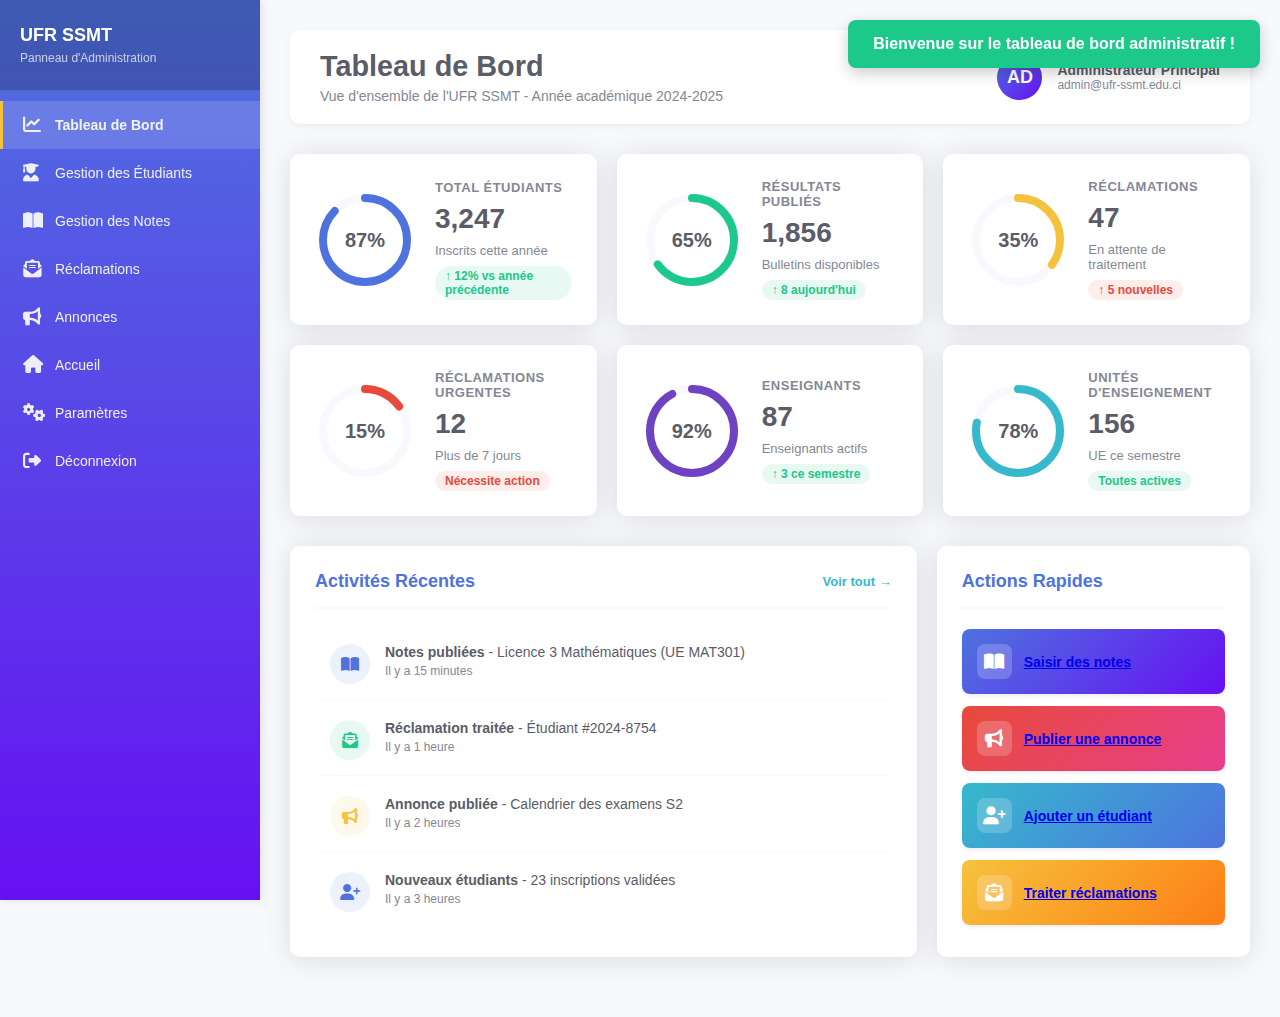
<file: page_admin/admin.html>
<!DOCTYPE html>
<html lang="fr">
<head>
    <meta charset="UTF-8">
    <meta name="viewport" content="width=device-width, initial-scale=1.0">
    <title>Administration - UFR SSMT</title>
    <link rel="stylesheet" href="Admin.css">
</head>
<body>
    <!-- Sidebar -->
    <div id="Sidebar1">
        
    </div>
    
    <!-- Main Content -->
    <div class="main-content">
        <!-- Top Bar -->
        <div class="top-bar">
            <div class="page-title">
                <h1>Tableau de Bord</h1>
                <p>Vue d'ensemble de l'UFR SSMT - Année académique 2024-2025</p>
            </div>
            <div class="user-info">
                <div class="user-avatar">AD</div>
                <div class="user-details">
                    <h3>Administrateur Principal</h3>
                    <p>admin@ufr-ssmt.edu.ci</p>
                </div>
            </div>
        </div>

        <!-- Stats Cards with Circular Progress -->
        <div class="stats-grid">
            <div class="stat-card blue">
                <div class="circular-progress" data-progress="87">
                    <svg viewBox="0 0 100 100">
                        <circle class="circle-bg" cx="50" cy="50" r="42"></circle>
                        <circle class="circle-progress" cx="50" cy="50" r="42" 
                                stroke-dasharray="264" 
                                stroke-dashoffset="264"></circle>
                    </svg>
                    <div class="progress-value">87%</div>
                </div>
                <div class="stat-info">
                    <div class="stat-title">Total Étudiants</div>
                    <div class="stat-value">3,247</div>
                    <div class="stat-description">Inscrits cette année</div>
                    <span class="stat-change positive">↑ 12% vs année précédente</span>
                </div>
            </div>

            <div class="stat-card green">
                <div class="circular-progress" data-progress="65">
                    <svg viewBox="0 0 100 100">
                        <circle class="circle-bg" cx="50" cy="50" r="42"></circle>
                        <circle class="circle-progress" cx="50" cy="50" r="42" 
                                stroke-dasharray="264" 
                                stroke-dashoffset="264"></circle>
                    </svg>
                    <div class="progress-value">65%</div>
                </div>
                <div class="stat-info">
                    <div class="stat-title">Résultats Publiés</div>
                    <div class="stat-value">1,856</div>
                    <div class="stat-description">Bulletins disponibles</div>
                    <span class="stat-change positive">↑ 8 aujourd'hui</span>
                </div>
            </div>

            <div class="stat-card orange">
                <div class="circular-progress" data-progress="35">
                    <svg viewBox="0 0 100 100">
                        <circle class="circle-bg" cx="50" cy="50" r="42"></circle>
                        <circle class="circle-progress" cx="50" cy="50" r="42" 
                                stroke-dasharray="264" 
                                stroke-dashoffset="264"></circle>
                    </svg>
                    <div class="progress-value">35%</div>
                </div>
                <div class="stat-info">
                    <div class="stat-title">Réclamations</div>
                    <div class="stat-value">47</div>
                    <div class="stat-description">En attente de traitement</div>
                    <span class="stat-change negative">↑ 5 nouvelles</span>
                </div>
            </div>

            <div class="stat-card red">
                <div class="circular-progress" data-progress="15">
                    <svg viewBox="0 0 100 100">
                        <circle class="circle-bg" cx="50" cy="50" r="42"></circle>
                        <circle class="circle-progress" cx="50" cy="50" r="42" 
                                stroke-dasharray="264" 
                                stroke-dashoffset="264"></circle>
                    </svg>
                    <div class="progress-value">15%</div>
                </div>
                <div class="stat-info">
                    <div class="stat-title">Réclamations Urgentes</div>
                    <div class="stat-value">12</div>
                    <div class="stat-description">Plus de 7 jours</div>
                    <span class="stat-change negative">Nécessite action</span>
                </div>
            </div>

            <div class="stat-card purple">
                <div class="circular-progress" data-progress="92">
                    <svg viewBox="0 0 100 100">
                        <circle class="circle-bg" cx="50" cy="50" r="42"></circle>
                        <circle class="circle-progress" cx="50" cy="50" r="42" 
                                stroke-dasharray="264" 
                                stroke-dashoffset="264"></circle>
                    </svg>
                    <div class="progress-value">92%</div>
                </div>
                <div class="stat-info">
                    <div class="stat-title">Enseignants</div>
                    <div class="stat-value">87</div>
                    <div class="stat-description">Enseignants actifs</div>
                    <span class="stat-change positive">↑ 3 ce semestre</span>
                </div>
            </div>

            <div class="stat-card teal">
                <div class="circular-progress" data-progress="78">
                    <svg viewBox="0 0 100 100">
                        <circle class="circle-bg" cx="50" cy="50" r="42"></circle>
                        <circle class="circle-progress" cx="50" cy="50" r="42" 
                                stroke-dasharray="264" 
                                stroke-dashoffset="264"></circle>
                    </svg>
                    <div class="progress-value">78%</div>
                </div>
                <div class="stat-info">
                    <div class="stat-title">Unités d'Enseignement</div>
                    <div class="stat-value">156</div>
                    <div class="stat-description">UE ce semestre</div>
                    <span class="stat-change positive">Toutes actives</span>
                </div>
            </div>
        </div>

        <!-- Content Grid -->
        <div class="content-grid">
            <!-- Recent Activity -->
            <div class="content-card">
                <div class="card-header">
                    <h3 class="card-title">Activités Récentes</h3>
                    <a href="#" class="card-action" onclick="viewAllActivities(); return false;">Voir tout →</a>
                </div>
                <ul class="activity-list">
                    <li class="activity-item">
                        <div class="activity-icon blue"><i class="fas fa-book-open"></i></div>
                        <div class="activity-details">
                            <p class="activity-text"><strong>Notes publiées</strong> - Licence 3 Mathématiques (UE MAT301)</p>
                            <p class="activity-time">Il y a 15 minutes</p>
                        </div>
                    </li>
                    <li class="activity-item">
                        <div class="activity-icon green"><i class="fas fa-envelope-open-text"></i></div>
                        <div class="activity-details">
                            <p class="activity-text"><strong>Réclamation traitée</strong> - Étudiant #2024-8754</p>
                            <p class="activity-time">Il y a 1 heure</p>
                        </div>
                    </li>
                    <li class="activity-item">
                        <div class="activity-icon orange"><i class="fas fa-bullhorn"></i></div>
                        <div class="activity-details">
                            <p class="activity-text"><strong>Annonce publiée</strong> - Calendrier des examens S2</p>
                            <p class="activity-time">Il y a 2 heures</p>
                        </div>
                    </li>
                    <li class="activity-item">
                        <div class="activity-icon blue"><i class="fas fa-user-plus"></i></div>
                        <div class="activity-details">
                            <p class="activity-text"><strong>Nouveaux étudiants</strong> - 23 inscriptions validées</p>
                            <p class="activity-time">Il y a 3 heures</p>
                        </div>
                    </li>
                </ul>
            </div>

            <!-- Quick Actions -->
            <div class="content-card">
                <div class="card-header">
                    <h3 class="card-title">Actions Rapides</h3>
                </div>
                <div class="quick-actions">
                    <button class="quick-action-btn primary" onclick="quickAction('Saisir des notes')">
                        <div class="quick-action-icon"><i class="fas fa-book-open"></i></div>
                        <span><a href="./Admin_Notes.html">Saisir des notes</a></span>
                    </button>
                    <button class="quick-action-btn danger" onclick="quickAction('Publier une annonce')">
                        <div class="quick-action-icon"><i class="fas fa-bullhorn"></i></div>
                        <span><a href="./gestionAnnonce.html">Publier une annonce</a></span>
                    </button>
                    <button class="quick-action-btn info" onclick="quickAction('Ajouter un étudiant')">
                        <div class="quick-action-icon"><i class="fas fa-user-plus"></i></div>
                        <span> <a href="./gestionEtudiants.html">Ajouter un étudiant</a></span>
                    </button>
                    <button class="quick-action-btn warning" onclick="quickAction('Traiter réclamations')">
                        <div class="quick-action-icon"><i class="fas fa-envelope-open-text"></i></div>
                        <span><a href="./Reclamation_Admin.html">Traiter réclamations</a></span>
                    </button>
                </div>
            </div>
        </div>
    </div>

    <script src="script.js"></script> 

</body>
</html>
</file>
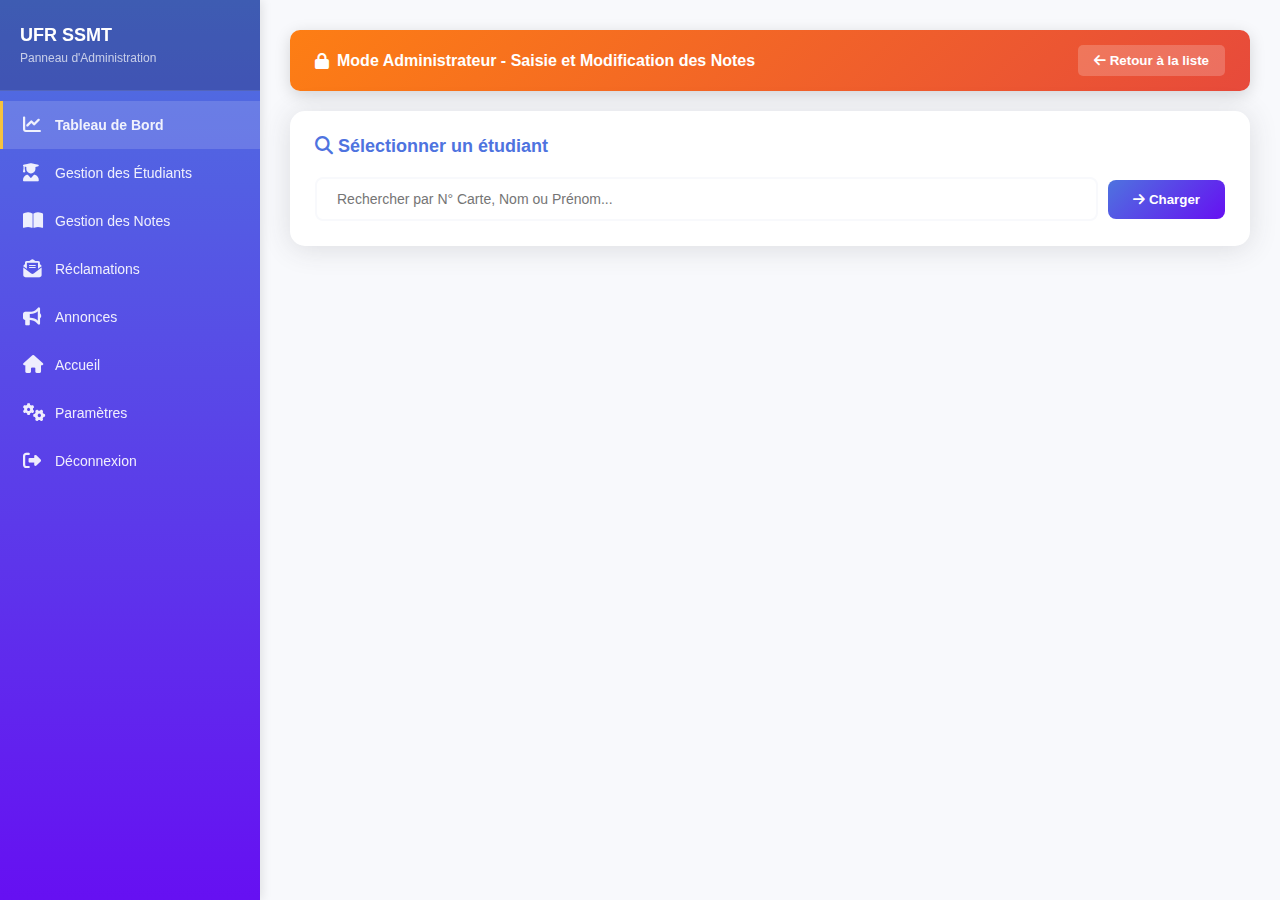
<file: page_admin/Admin_Notes.html>
<!DOCTYPE html>
<html lang="fr">
<head>
    <meta charset="UTF-8">
    <meta name="viewport" content="width=device-width, initial-scale=1.0">
    <title>Gestion des Notes - Admin UFR SSMT</title>
    <link rel="stylesheet" href="Admin.css">
  
</head>
<body>
    <!-- Sidebar -->
    <div id="Sidebar1"></div>
    <div class="main-content"> 
        <!-- Admin Bar -->
        <div class="admin-bar">
            <h4><i class="fa-solid fa-lock"></i> Mode Administrateur - Saisie et Modification des Notes</h4>
            <button class="back-btn" onclick="goBack()"><i class="fa-solid fa-arrow-left"></i> Retour à la liste</button>
        </div>

        <!-- Search Student Section -->
        <div class="search-section">
            <div class="search-header">
                <h3><i class="fa-solid fa-magnifying-glass"></i> Sélectionner un étudiant</h3>
            </div>
            <div class="search-box">
                <input 
                    type="text" 
                    class="search-input" 
                    id="studentSearch" 
                    placeholder="Rechercher par N° Carte, Nom ou Prénom..."
                    list="studentsList">
                <datalist id="studentsList">
                    <option value="ETU2024001 - KOUASSI Jean-Marc">
                    <option value="ETU2024002 - YAO Marie-Claire">
                    <option value="ETU2024003 - TRAORÉ Abdoulaye">
                    <option value="ETU2024004 - KOUAMÉ Aya Brigitte">
                    <option value="ETU2024005 - N'GUESSAN Patrick">
                </datalist>
                <button class="btn-search" onclick="loadStudentNotes()"><i class="fa-solid fa-arrow-right"></i> Charger</button>
            </div>
        </div>

        <!-- Student Header -->
        <div class="student-header" id="studentHeader" style="display: none;">
            <div class="student-photo">
                <i class="fa-solid fa-user-graduate fa-2x"></i>
            </div>
            <div class="student-info">
                <div class="student-name" id="studentName">KOUASSI Jean-Marc</div>
                <div class="student-details">
                    <div class="detail-item">
                        <i class="fa-solid fa-id-card"></i>
                        <span><strong>N° Carte:</strong> <span id="studentCard">ETU2024001</span></span>
                    </div>
                    <div class="detail-item">
                        <i class="fa-solid fa-book"></i>
                        <span><strong>Niveau:</strong> <span id="studentLevel">Licence 3</span></span>
                    </div>
                    <div class="detail-item">
                        <i class="fa-solid fa-graduation-cap"></i>
                        <span><strong>Spécialité:</strong> <span id="studentSpeciality">Mathématiques</span></span>
                    </div>
                    <div class="detail-item">
                        <i class="fa-solid fa-calendar-days"></i>
                        <span><strong>Année:</strong> <span id="academicYear">2024-2025</span></span>
                    </div>
                </div>
            </div>
        </div>

        <!-- Relevé de Notes -->
        <div class="releve-container" id="releveContainer" style="display: none;">
            <div class="releve-header">
                <h2><i class="fa-solid fa-clipboard"></i> Gestion des Notes</h2>
                <p>Semestre 1 - Année Académique 2024-2025</p>
            </div>

            <!-- Summary Statistics -->
            <div class="summary-stats">
                <div class="stat-box primary">
                    <div class="stat-label">Moyenne Générale</div>
                    <div class="stat-value" id="moyenneGenerale">--</div>
                </div>
                <div class="stat-box success">
                    <div class="stat-label">UE Validées</div>
                    <div class="stat-value" id="ueValidees">--</div>
                </div>
                <div class="stat-box warning">
                    <div class="stat-label">Crédits Acquis</div>
                    <div class="stat-value" id="creditsAcquis">--</div>
                </div>
                <div class="stat-box info">
                    <div class="stat-label">Notes Modifiées</div>
                    <div class="stat-value" id="notesModified">0</div>
                </div>
            </div>

            <!-- Notes Table -->
            <table class="notes-table">
                <thead>
                    <tr>
                        <th>Code UE</th>
                        <th>Intitulé de l'UE</th>
                        <th class="center">Devoirs<br>/20</th>
                        <th class="center">Examen<br>/20</th>
                        <th class="center">Moyenne<br>/20</th>
                        <th class="center">Crédits</th>
                        <th class="center">Statut</th>
                        <th class="center">Action</th>
                    </tr>
                </thead>
                <tbody id="notesTableBody">
                    <!-- Will be populated by JavaScript -->
                </tbody>
                <tfoot>
                    <tr class="total-row">
                        <td colspan="4"><strong>TOTAL</strong></td>
                        <td class="center"><strong id="totalMoyenne">--</strong></td>
                        <td class="center"><strong id="totalCredits">--</strong></td>
                        <td class="center">
                            <span class="badge badge-success" id="totalStatus">--</span>
                        </td>
                        <td></td>
                    </tr>
                </tfoot>
            </table>

            <!-- Action Buttons -->
            <div class="action-buttons">
                <button class="btn btn-success" onclick="saveAllNotes()">
                    <i class="fa-solid fa-floppy-disk"></i> Enregistrer toutes les modifications
                </button>
                <button class="btn btn-warning" onclick="publishResults()">
                    <i class="fa-solid fa-upload"></i> Publier les résultats
                </button>
                <button class="btn btn-primary" onclick="previewStudentView()">
                    <i class="fa-solid fa-eye"></i> Aperçu étudiant
                </button>
                <button class="btn btn-danger" onclick="resetNotes()">
                    <i class="fa-solid fa-arrows-rotate"></i> Réinitialiser
                </button>
            </div>
        </div>
    </div>
<script>
        // Sample UE data for L3 Mathématiques
        const ueData = {
            'L3': [
                { code: 'MAT301', name: 'Analyse Complexe', credits: 6 },
                { code: 'MAT302', name: 'Topologie', credits: 6 },
                { code: 'MAT303', name: 'Probabilités et Statistiques', credits: 6 },
                { code: 'MAT304', name: 'Équations Différentielles', credits: 6 },
                { code: 'MAT305', name: 'Algèbre Linéaire Avancée', credits: 6 },
                { code: 'INF301', name: 'Programmation Orientée Objet', credits: 3 },
                { code: 'INF302', name: 'Base de Données', credits: 3 },
                { code: 'PHY301', name: 'Mécanique Quantique', credits: 6 },
                { code: 'PHY302', name: 'Thermodynamique Statistique', credits: 3 },
                { code: 'ANG301', name: 'Anglais Scientifique III', credits: 3 },
                { code: 'MTH301', name: 'Méthodologie de Recherche', credits: 3 },
                { code: 'NUM301', name: 'Analyse Numérique', credits: 6 },
                { code: 'OPT301', name: 'Optimisation', credits: 3 },
                { code: 'LOG301', name: 'Logique Mathématique', credits: 3 }
            ]
        };

        // Current student notes
        let studentNotes = {};
        let modifiedNotes = new Set();

        // Calculate moyenne (40% devoirs + 60% examen)
        function calculateMoyenne(devoirs, examen) {
            if (devoirs === '' || examen === '') return '--';
            const d = parseFloat(devoirs);
            const e = parseFloat(examen);
            if (isNaN(d) || isNaN(e)) return '--';
            return (d * 0.4 + e * 0.6).toFixed(2);
        }

        // Validate note
        function validateNote(value) {
            if (value === '') return true;
            const num = parseFloat(value);
            return !isNaN(num) && num >= 0 && num <= 20;
        }

        // Get status
        function getStatus(moyenne) {
            if (moyenne === '--') return '';
            return parseFloat(moyenne) >= 10 ? 'Validé' : 'Non validé';
        }

        // Get note class
        function getNoteClass(moyenne) {
            if (moyenne === '--') return '';
            const m = parseFloat(moyenne);
            if (m >= 14) return 'success';
            if (m >= 10) return 'warning';
            return 'danger';
        }

        // Load student notes
        function loadStudentNotes() {
            const searchValue = document.getElementById('studentSearch').value;
            if (!searchValue) {
                showNotification('Veuillez sélectionner un étudiant', 'warning');
                return;
            }

            // Show student info
            document.getElementById('studentHeader').style.display = 'flex';
            document.getElementById('releveContainer').style.display = 'block';

            // Simulate loading saved notes (would come from database)
            studentNotes = {
                'MAT301': { devoirs: 14, examen: 16 },
                'MAT302': { devoirs: 12, examen: 13 },
                'MAT303': { devoirs: 15, examen: 17 },
                'MAT304': { devoirs: 13, examen: 14 },
                'MAT305': { devoirs: 16, examen: 18 },
                'INF301': { devoirs: 17, examen: 16 },
                'INF302': { devoirs: 14, examen: 15 },
                'PHY301': { devoirs: 11, examen: 12 },
                'PHY302': { devoirs: 10, examen: 11 },
                'ANG301': { devoirs: 15, examen: 14 },
                'MTH301': { devoirs: 16, examen: 17 },
                'NUM301': { devoirs: 13, examen: 15 },
                'OPT301': { devoirs: '', examen: '' },
                'LOG301': { devoirs: '', examen: '' }
            };

            populateNotesTable();
            updateStatistics();
            showNotification('Notes chargées avec succès', 'success');
        }

        // Populate notes table
        function populateNotesTable() {
            const tbody = document.getElementById('notesTableBody');
            tbody.innerHTML = '';

            ueData['L3'].forEach(ue => {
                const notes = studentNotes[ue.code] || { devoirs: '', examen: '' };
                const moyenne = calculateMoyenne(notes.devoirs, notes.examen);
                const status = getStatus(moyenne);
                const noteClass = getNoteClass(moyenne);

                const row = document.createElement('tr');
                row.innerHTML = `
                    <td><span class="ue-code">${ue.code}</span></td>
                    <td><span class="ue-name">${ue.name}</span></td>
                    <td class="center">
                        <input 
                            type="number" 
                            class="note-input" 
                            id="devoirs-${ue.code}"
                            value="${notes.devoirs}"
                            min="0" 
                            max="20" 
                            step="0.25"
                            placeholder="0.00"
                            onchange="handleNoteChange('${ue.code}', 'devoirs')"
                            onkeyup="handleNoteChange('${ue.code}', 'devoirs')">
                    </td>
                    <td class="center">
                        <input 
                            type="number" 
                            class="note-input" 
                            id="examen-${ue.code}"
                            value="${notes.examen}"
                            min="0" 
                            max="20" 
                            step="0.25"
                            placeholder="0.00"
                            onchange="handleNoteChange('${ue.code}', 'examen')"
                            onkeyup="handleNoteChange('${ue.code}', 'examen')">
                    </td>
                    <td class="center">
                        <span class="note-value ${noteClass}" id="moyenne-${ue.code}">${moyenne}</span>
                    </td>
                    <td class="center">${ue.credits}</td>
                    <td class="center">
                        <span class="badge badge-${status === 'Validé' ? 'success' : 'danger'}" id="status-${ue.code}">
                            ${status || '--'}
                        </span>
                    </td>
                    <td class="center">
                        <div class="row-actions">
                            <button class="btn-save" id="save-${ue.code}" onclick="saveUENotes('${ue.code}')" disabled>
                                💾
                            </button>
                        </div>
                    </td>
                `;
                tbody.appendChild(row);
            });
        }

        // Handle note change
        function handleNoteChange(ueCode, type) {
            const input = document.getElementById(`${type}-${ueCode}`);
            const value = input.value;

            // Validate
            if (validateNote(value)) {
                input.classList.remove('invalid');
                input.classList.add('valid');
            } else {
                input.classList.add('invalid');
                input.classList.remove('valid');
                return;
            }

            // Update student notes
            if (!studentNotes[ueCode]) studentNotes[ueCode] = { devoirs: '', examen: '' };
            studentNotes[ueCode][type] = value;

            // Mark as modified
            modifiedNotes.add(ueCode);

            // Enable save button for this row
            const saveBtn = document.getElementById(`save-${ueCode}`);
            if (saveBtn) saveBtn.disabled = false;

            // Update moyenne and status
            const devoirs = document.getElementById(`devoirs-${ueCode}`).value;
            const examen = document.getElementById(`examen-${ueCode}`).value;
            const moyenne = calculateMoyenne(devoirs, examen);
            const status = getStatus(moyenne);
            const noteClass = getNoteClass(moyenne);

            const moyenneEl = document.getElementById(`moyenne-${ueCode}`);
            moyenneEl.textContent = moyenne;
            moyenneEl.className = `note-value ${noteClass}`;

            const statusEl = document.getElementById(`status-${ueCode}`);
            statusEl.textContent = status || '--';
            statusEl.className = `badge badge-${status === 'Validé' ? 'success' : 'danger'}`;

            updateStatistics();
        }

        // Save UE notes
        function saveUENotes(ueCode) {
            const devoirs = document.getElementById(`devoirs-${ueCode}`).value;
            const examen = document.getElementById(`examen-${ueCode}`).value;

            if (!validateNote(devoirs) || !validateNote(examen)) {
                showNotification('Veuillez saisir des notes valides (0-20)', 'danger');
                return;
            }

            // Simulate saving to database
            modifiedNotes.delete(ueCode);
            const saveBtn = document.getElementById(`save-${ueCode}`);
            if (saveBtn) saveBtn.disabled = true;

            showNotification(`Notes de ${ueCode} enregistrées avec succès`, 'success');
            updateStatistics();
        }

        // Save all notes
        function saveAllNotes() {
            let invalidCount = 0;
            let savedCount = 0;

            ueData['L3'].forEach(ue => {
                const devoirs = document.getElementById(`devoirs-${ue.code}`).value;
                const examen = document.getElementById(`examen-${ue.code}`).value;

                if (devoirs !== '' || examen !== '') {
                    if (!validateNote(devoirs) || !validateNote(examen)) {
                        invalidCount++;
                    } else {
                        savedCount++;
                    }
                }
            });

            if (invalidCount > 0) {
                showNotification(`${invalidCount} note(s) invalide(s). Veuillez corriger avant d'enregistrer.`, 'warning');
                return;
            }

            if (savedCount === 0) {
                showNotification('Aucune note à enregistrer', 'warning');
                return;
            }

            // Simulate saving all to database
            modifiedNotes.clear();
            document.querySelectorAll('.btn-save').forEach(btn => btn.disabled = true);

            showNotification(`Toutes les notes (${savedCount}) ont été enregistrées avec succès`, 'success');
            document.getElementById('notesModified').textContent = '0';
        }

        // Update statistics
        function updateStatistics() {
            let totalMoyenne = 0;
            let totalCredits = 0;
            let creditsAcquis = 0;
            let ueValidees = 0;
            let countMoyennes = 0;

            ueData['L3'].forEach(ue => {
                const devoirs = document.getElementById(`devoirs-${ue.code}`).value;
                const examen = document.getElementById(`examen-${ue.code}`).value;
                const moyenne = calculateMoyenne(devoirs, examen);

                totalCredits += ue.credits;

                if (moyenne !== '--') {
                    const m = parseFloat(moyenne);
                    totalMoyenne += m;
                    countMoyennes++;

                    if (m >= 10) {
                        creditsAcquis += ue.credits;
                        ueValidees++;
                    }
                }
            });

            const moyenneGenerale = countMoyennes > 0 ? (totalMoyenne / countMoyennes).toFixed(2) : '--';
            document.getElementById('moyenneGenerale').textContent = moyenneGenerale;
            document.getElementById('ueValidees').textContent = `${ueValidees}/${ueData['L3'].length}`;
            document.getElementById('creditsAcquis').textContent = `${creditsAcquis}/${totalCredits}`;
            document.getElementById('notesModified').textContent = modifiedNotes.size;
            document.getElementById('totalMoyenne').textContent = moyenneGenerale;
            document.getElementById('totalCredits').textContent = `${creditsAcquis}/${totalCredits}`;

            const admissionStatus = moyenneGenerale !== '--' && parseFloat(moyenneGenerale) >= 10 ? 'ADMIS' : 'AJOURNÉ';
            const statusBadge = document.getElementById('totalStatus');
            statusBadge.textContent = moyenneGenerale !== '--' ? admissionStatus : '--';
            statusBadge.className = `badge badge-${admissionStatus === 'ADMIS' ? 'success' : 'danger'}`;
        }

        // Publish results
        function publishResults() {
            if (modifiedNotes.size > 0) {
                const confirm = window.confirm('Vous avez des modifications non enregistrées. Voulez-vous les enregistrer avant de publier ?');
                if (confirm) {
                    saveAllNotes();
                }
            }

            const confirmPublish = window.confirm('Êtes-vous sûr de vouloir publier ces résultats ? Les étudiants pourront les consulter.');
            if (confirmPublish) {
                showNotification('Résultats publiés avec succès. Les étudiants peuvent maintenant les consulter.', 'success');
            }
        }

        // Preview student view
        function previewStudentView() {
            const card = document.getElementById('studentCard').textContent;
            const name = document.getElementById('studentName').textContent;
            // In real app, would open in new tab or modal
            showNotification('Aperçu de la vue étudiant (fonctionnalité à implémenter)', 'info');
        }

        // Reset notes
        function resetNotes() {
            const confirm = window.confirm('Êtes-vous sûr de vouloir réinitialiser toutes les notes ? Cette action est irréversible.');
            if (!confirm) return;

            ueData['L3'].forEach(ue => {
                document.getElementById(`devoirs-${ue.code}`).value = '';
                document.getElementById(`examen-${ue.code}`).value = '';
                studentNotes[ue.code] = { devoirs: '', examen: '' };
            });

            modifiedNotes.clear();
            populateNotesTable();
            updateStatistics();
            showNotification('Toutes les notes ont été réinitialisées', 'warning');
        }

        // Go back
        function goBack() {
            if (modifiedNotes.size > 0) {
                const confirm = window.confirm('Vous avez des modifications non enregistrées. Voulez-vous vraiment quitter ?');
                if (!confirm) return;
            }
            // In real app: window.location.href = 'gestion-etudiants.html';
            showNotification('Retour à la liste des étudiants', 'info');
        }

        // Show notification
        function showNotification(message, type = 'info') {
            const colors = {
                success: 'var(--success)',
                danger: 'var(--danger)',
                warning: 'var(--warning)',
                info: 'var(--info)'
            };

            const notification = document.createElement('div');
            notification.style.cssText = `
                position: fixed;
                top: 20px;
                right: 20px;
                background: ${colors[type] || colors.info};
                color: white;
                padding: 15px 25px;
                border-radius: 8px;
                box-shadow: 0 0.5rem 1rem rgba(0, 0, 0, 0.15);
                z-index: 9999;
                font-weight: 600;
                animation: slideIn 0.3s ease;
                max-width: 400px;
            `;
            notification.textContent = message;

            const style = document.createElement('style');
            style.textContent = `
                @keyframes slideIn {
                    from { transform: translateX(100%); opacity: 0; }
                    to { transform: translateX(0); opacity: 1; }
                }
                @keyframes slideOut {
                    from { transform: translateX(0); opacity: 1; }
                    to { transform: translateX(100%); opacity: 0; }
                }
            `;
            if (!document.querySelector('style[data-notifications]')) {
                style.setAttribute('data-notifications', 'true');
                document.head.appendChild(style);
            }

            document.body.appendChild(notification);

            setTimeout(() => {
                notification.style.animation = 'slideOut 0.3s ease';
                setTimeout(() => notification.remove(), 300);
            }, 3000);
        }

        // Auto-save reminder
        setInterval(() => {
            if (modifiedNotes.size > 0) {
                console.log(`${modifiedNotes.size} notes modifiées non enregistrées`);
            }
        }, 30000); // Check every 30 seconds

        // Initialize on page load
        document.addEventListener('DOMContentLoaded', function() {
            // Add keyboard shortcuts
            document.addEventListener('keydown', function(e) {
                // Ctrl+S to save all
                if (e.ctrlKey && e.key === 's') {
                    e.preventDefault();
                    saveAllNotes();
                }
            });
        });




        /* injection du header administration  */

        document.addEventListener("DOMContentLoaded", () => {
        fetch("headerAdmin.html") // <-- adapte le chemin selon ton dossier
            .then(response => {
            if (!response.ok) throw new Error("Fichier introuvable !");
            return response.text();
            })
            .then(html => {
            document.getElementById("Sidebar1").innerHTML = html;
            })
            .catch(err => console.error("Erreur lors du chargement de la sidebar :", err));
        });


        window.addEventListener('load', () => {
            const hash = window.location.hash.substring(1); // récupère 'AjouterunÉtudiant'
            if (!hash) return;

            const targetBtn = document.getElementById(hash);
            if (!targetBtn) return;

            // On simule le clic **après le chargement complet**
            setTimeout(() => {
                targetBtn.click();
            }, 50); // 50ms suffisent
        });

    </script>    
</body>

</html>
</file>
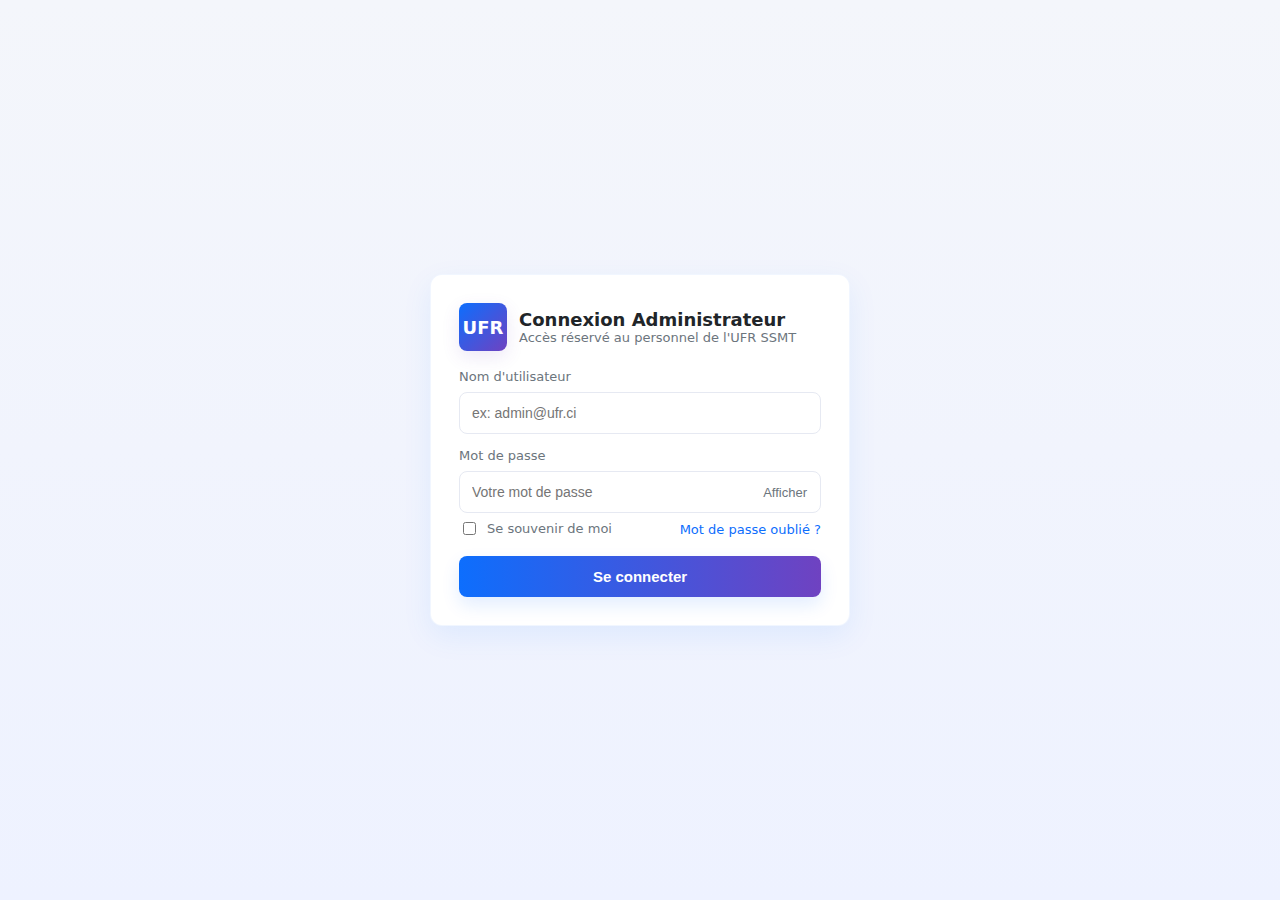
<file: page_admin/auth.html>
<!DOCTYPE html>
<html lang="fr">
<head>
  <meta charset="utf-8" />
  <meta name="viewport" content="width=device-width,initial-scale=1" />
  <title>Connexion Admin — UFR SSMT</title>

  <!-- Styles simples et modernes -->
  <style>
    :root{
      --primary: #0d6efd;
      --accent: #6f42c1;
      --bg: #f4f6fb;
      --card: #ffffff;
      --muted: #6c757d;
      --danger: #dc3545;
      --success: #198754;
      font-family: "Inter", system-ui, -apple-system, "Segoe UI", Roboto, "Helvetica Neue", Arial;
    }

    *{box-sizing: border-box}
    html,body{height:100%;margin:0;background:linear-gradient(180deg,var(--bg),#eef2ff);color:#212529}
    .wrap{
      min-height:100%;
      display:flex;
      align-items:center;
      justify-content:center;
      padding:32px;
    }

    .card{
      width:100%;
      max-width:420px;
      background:var(--card);
      border-radius:12px;
      box-shadow:0 10px 30px rgba(13,110,253,0.08);
      padding:28px;
      border:1px solid rgba(13,110,253,0.06);
    }

    .brand{
      display:flex;
      gap:12px;
      align-items:center;
      margin-bottom:18px;
    }
    .logo{
      width:48px;height:48px;border-radius:8px;
      background:linear-gradient(135deg,var(--primary),var(--accent));
      display:flex;align-items:center;justify-content:center;color:white;font-weight:700;font-size:18px;
      box-shadow:0 6px 18px rgba(111,66,193,0.12);
    }
    .brand h1{font-size:18px;margin:0}
    .brand p{margin:0;font-size:13px;color:var(--muted)}

    form .field{margin-top:14px;display:flex;flex-direction:column;gap:8px}
    label{font-size:13px;color:var(--muted)}
    input[type="text"], input[type="password"], input[type="email"]{
      width:100%;
      padding:12px 12px;
      border-radius:8px;
      border:1px solid #e6e9f2;
      background:transparent;
      font-size:14px;
      outline:none;
      transition:box-shadow .15s, border-color .15s;
    }
    input:focus{box-shadow:0 4px 14px rgba(13,110,253,0.08);border-color:var(--primary)}
    .row{display:flex;align-items:center;justify-content:space-between;margin-top:12px}
    .remember{display:flex;align-items:center;gap:8px;font-size:13px;color:var(--muted)}
    .forgot a{color:var(--primary);text-decoration:none;font-size:13px}
    .btn{
      margin-top:18px;
      width:100%;
      padding:12px;
      border-radius:8px;
      border:none;
      background:linear-gradient(90deg,var(--primary),var(--accent));
      color:white;font-weight:600;font-size:15px;
      cursor:pointer;
      box-shadow:0 8px 18px rgba(13,110,253,0.12);
    }
    .btn:active{transform:translateY(1px)}

    .muted-note{margin-top:14px;font-size:13px;color:var(--muted);text-align:center}

    /* password visibility toggle */
    .pw-wrapper{position:relative;display:flex;align-items:center}
    .pw-toggle{
      position:absolute;
      right:8px;
      background:transparent;
      border:none;
      cursor:pointer;
      padding:6px;
      border-radius:6px;
      font-size:13px;
      color:var(--muted);
    }

    .error{
      margin-top:8px;
      color:var(--danger);
      font-size:13px;
      display:none;
    }
    .success{
      margin-top:8px;
      color:var(--success);
      font-size:13px;
      display:none;
    }

    /* small screens */
    @media (max-width:480px){
      .card{padding:20px;margin:10px;border-radius:10px}
      .brand h1{font-size:16px}
    }
  </style>
</head>
<body>
  <div class="wrap">
    <div class="card" role="main" aria-labelledby="titre">
      <div class="brand">
        <div class="logo" aria-hidden="true">UFR</div>
        <div>
          <h1 id="titre">Connexion Administrateur</h1>
          <p>Accès réservé au personnel de l'UFR SSMT</p>
        </div>
      </div>

      <!-- Formulaire : front-end uniquement -->
      <form id="loginForm" novalidate>
        <!-- Champ utilisateur -->
        <div class="field">
          <label for="username">Nom d'utilisateur</label>
          <input id="username" name="username" type="text" autocomplete="username" placeholder="ex: admin@ufr.ci" required>
        </div>

        <!-- Champ mot de passe (avec toggle) -->
        <div class="field">
          <label for="password">Mot de passe</label>
          <div class="pw-wrapper">
            <input id="password" name="password" type="password" autocomplete="current-password" placeholder="Votre mot de passe" required>
            <button type="button" class="pw-toggle" id="togglePw" aria-label="Afficher le mot de passe">Afficher</button>
          </div>
        </div>

        <!-- options -->
        <div class="row" style="margin-top:6px">
          <div class="remember">
            <input id="remember" name="remember" type="checkbox" />
            <label for="remember" style="font-size:13px;color:var(--muted)">Se souvenir de moi</label>
          </div>
          <div class="forgot">
            <a href="#" id="forgotLink">Mot de passe oublié ?</a>
          </div>
        </div>

        <!-- erreurs / messages (côté client) -->
        <div id="error" class="error" role="alert"></div>
        <div id="success" class="success" role="status"></div>

        <!-- bouton -->
        <button class="btn" id="submitBtn" type="submit">Se connecter</button>

      </form>
    </div>
  </div>

  <!-- JS : validation simple et toggle; n'effectue pas d'appel réseau -->
  <script>
(function(){
  const form = document.getElementById('loginForm');
  const username = document.getElementById('username');
  const password = document.getElementById('password');
  const errorBox = document.getElementById('error');
  const successBox = document.getElementById('success');
  const togglePw = document.getElementById('togglePw');
  const forgotLink = document.getElementById('forgotLink');
  const remember = document.getElementById('remember');

  // Identifiants prédéfinis pour le prototype
  const CREDENTIALS = {
    username: "admin",      // Nom d'utilisateur
    password: "admin123"    // Mot de passe
  };

  const TOKEN_KEY = "ufr_admin_token";

  // Toggle afficher/cacher mot de passe
  togglePw.addEventListener('click', function(){
    if(password.type === 'password') {
      password.type = 'text';
      togglePw.textContent = 'Cacher';
    } else {
      password.type = 'password';
      togglePw.textContent = 'Afficher';
    }
  });

  // Mot de passe oublié : simple message
  forgotLink.addEventListener('click', function(evt){
    evt.preventDefault();
    successBox.style.display = 'block';
    successBox.textContent = "Procédure non implémentée ici — contacter l'administration.";
    setTimeout(()=> successBox.style.display='none', 5000);
  });

  // Soumission du formulaire
  form.addEventListener('submit', function(evt){
    evt.preventDefault();
    errorBox.style.display = 'none';
    successBox.style.display = 'none';

    const u = username.value.trim();
    const p = password.value;

    if(!u) { showError("Le nom d'utilisateur est requis."); username.focus(); return; }
    if(!p) { showError("Le mot de passe est requis."); password.focus(); return; }
    if(p.length < 6){ showError("Le mot de passe doit contenir au moins 6 caractères."); password.focus(); return; }

    // Vérification des identifiants
    if(u === CREDENTIALS.username && p === CREDENTIALS.password){
      // Stocker un "token" simple en localStorage/sessionStorage
      const token = btoa(JSON.stringify({ user: u, ts: Date.now() }));
      if(remember.checked){
        localStorage.setItem(TOKEN_KEY, token);
      } else {
        sessionStorage.setItem(TOKEN_KEY, token);
      }

      successBox.style.display = 'block';
      successBox.textContent = "Connexion réussie ! Redirection...";
      setTimeout(()=> { window.location.href = 'admin.html'; }, 700);
    } else {
      showError("Nom d'utilisateur ou mot de passe incorrect.");
      password.value = '';
      password.focus();
    }
  });

  function showError(msg){
    errorBox.style.display = 'block';
    errorBox.textContent = msg;
  }

})();
</script>

</body>
</html>
</file>
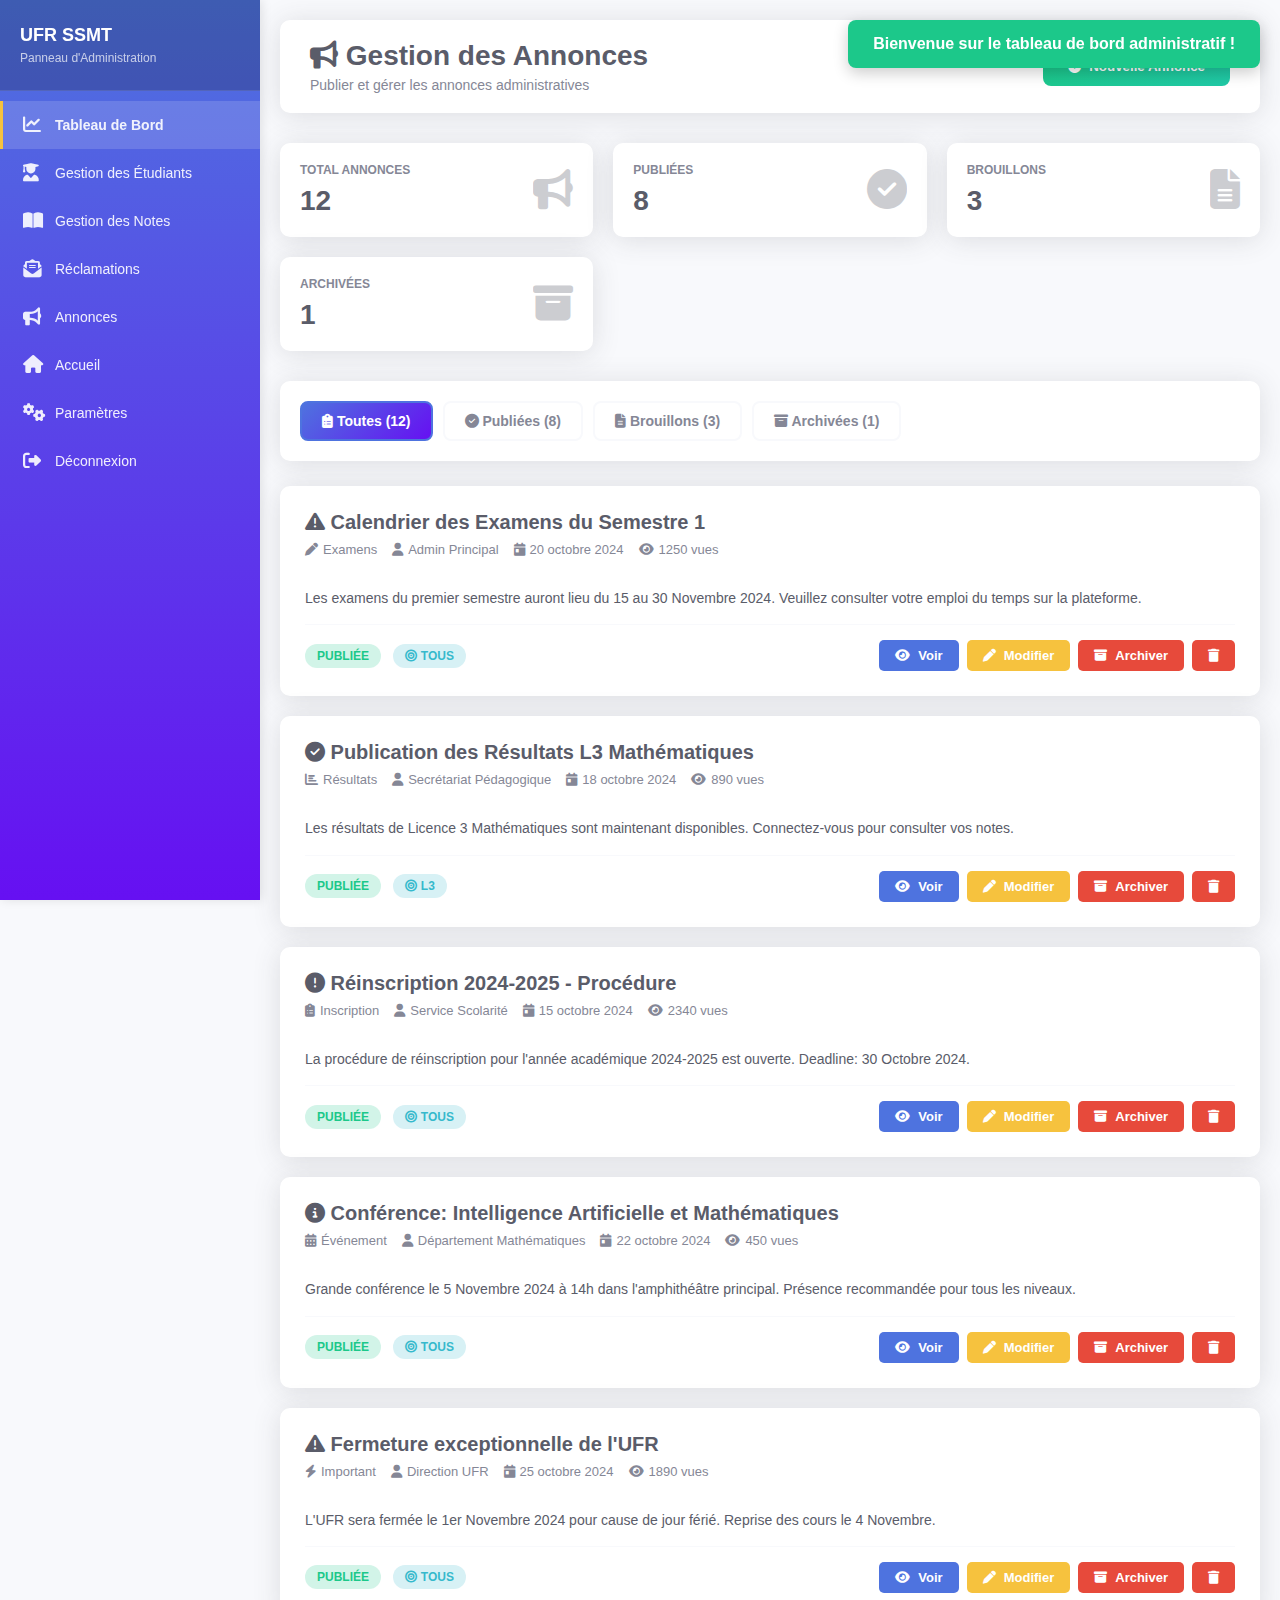
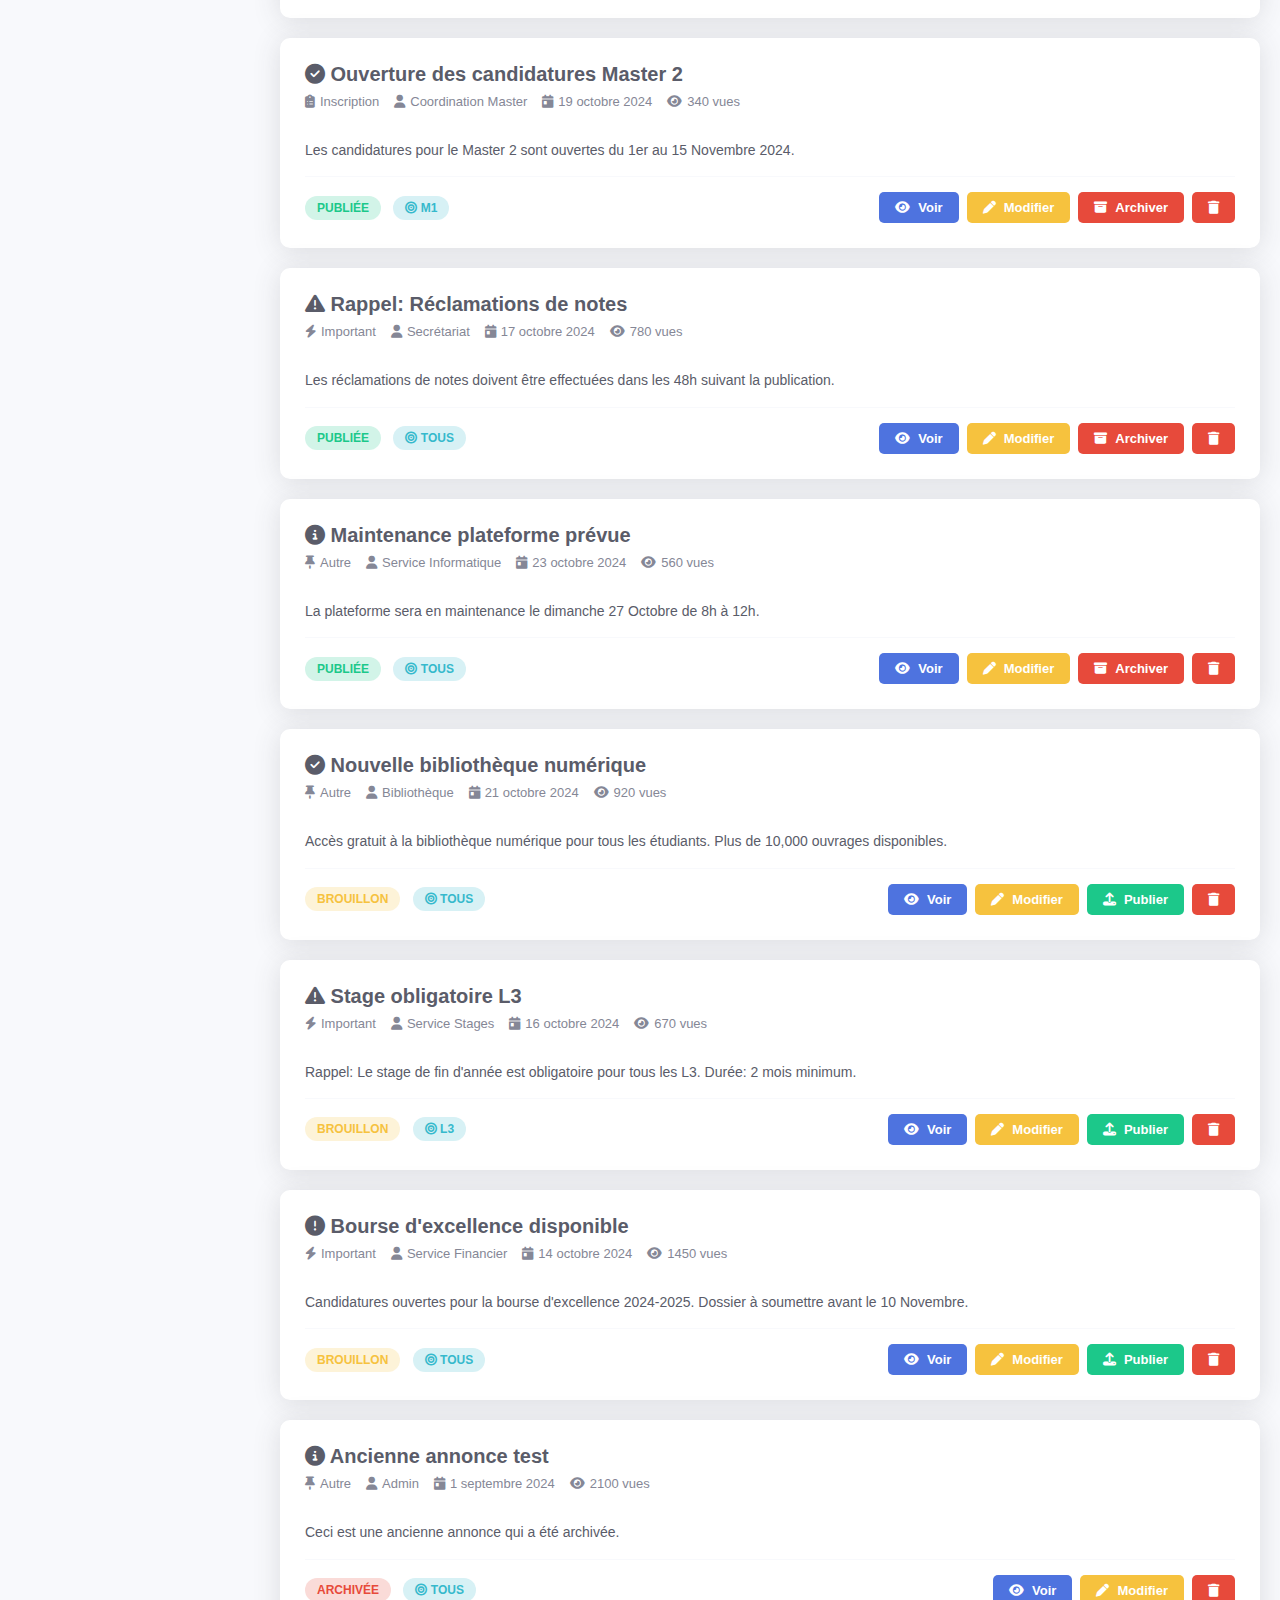
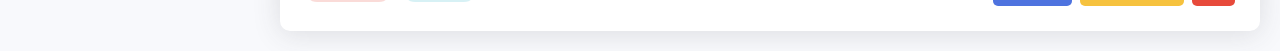
<file: page_admin/gestionAnnonce.html>
<!DOCTYPE html>
<html lang="fr">
<head>
    <meta charset="UTF-8">
    <meta name="viewport" content="width=device-width, initial-scale=1.0">
    <title>Gestion des Annonces - UFR SSMT</title>
    <link rel="stylesheet" href="Admin.css">
    <style>
        :root {
            --blue: #4e73df;
            --indigo: #6610f2;
            --purple: #6f42c1;
            --pink: #e83e8c;
            --red: #e74a3b;
            --orange: #fd7e14;
            --yellow: #f6c23e;
            --green: #1cc88a;
            --teal: #20c9a6;
            --cyan: #36b9cc;
            --white: #fff;
            --gray: #858796;
            --gray-dark: #5a5c69;
            --primary: #4e73df;
            --secondary: #858796;
            --success: #1cc88a;
            --info: #36b9cc;
            --warning: #f6c23e;
            --danger: #e74a3b;
            --light: #f8f9fc;
            --dark: #5a5c69;
        }

        * {
            margin: 0;
            padding: 0;
            box-sizing: border-box;
        }

        body {
            font-family: 'Segoe UI', Tahoma, Geneva, Verdana, sans-serif;
            background: var(--light);
            color: var(--dark);
        }

        .sidebar {
            position: fixed;
            left: 0;
            top: 0;
            width: 260px;
            height: 100vh;
            background: linear-gradient(180deg, var(--primary) 0%, var(--indigo) 100%);
            color: white;
            overflow-y: auto;
            z-index: 1000;
            box-shadow: 2px 0 10px rgba(0,0,0,0.1);
        }

        .sidebar-header {
            padding: 25px 20px;
            background: rgba(0,0,0,0.2);
            border-bottom: 1px solid rgba(255,255,255,0.1);
        }

        .sidebar-header h2 {
            font-size: 18px;
            margin-bottom: 5px;
        }

        .sidebar-header p {
            font-size: 12px;
            color: rgba(255,255,255,0.7);
        }

        .menu-section {
            padding: 10px 0;
        }

        .menu-link {
            display: flex;
            align-items: center;
            padding: 14px 20px;
            color: rgba(255,255,255,0.9);
            text-decoration: none;
            transition: all 0.3s ease;
            cursor: pointer;
            border-left: 3px solid transparent;
        }

        .menu-link:hover {
            background: rgba(255,255,255,0.1);
            border-left-color: var(--warning);
        }

        .menu-link.active {
            background: rgba(255,255,255,0.15);
            border-left-color: var(--warning);
            font-weight: 600;
        }

        .menu-icon {
            width: 20px;
            margin-right: 12px;
            font-size: 18px;
        }

        .main-content {
            margin-left: 260px;
            padding: 20px;
            min-height: 100vh;
        }

        .top-bar {
            background: white;
            padding: 20px 30px;
            border-radius: 10px;
            box-shadow: 0 0.15rem 1.75rem 0 rgba(58, 59, 69, 0.15);
            margin-bottom: 30px;
            display: flex;
            justify-content: space-between;
            align-items: center;
        }

        .page-title h1 {
            font-size: 28px;
            color: var(--dark);
            margin-bottom: 5px;
        }

        .page-title p {
            font-size: 14px;
            color: var(--gray);
        }

        .btn-new-annonce {
            padding: 12px 25px;
            background: linear-gradient(135deg, var(--success) 0%, var(--teal) 100%);
            color: white;
            border: none;
            border-radius: 8px;
            font-weight: 600;
            cursor: pointer;
            transition: all 0.3s ease;
            display: flex;
            align-items: center;
            gap: 8px;
        }

        .btn-new-annonce:hover {
            transform: translateY(-2px);
            box-shadow: 0 0.5rem 1rem rgba(0, 0, 0, 0.15);
        }

        /* Stats Cards */
        .stats-grid {
            display: grid;
            grid-template-columns: repeat(auto-fit, minmax(240px, 1fr));
            gap: 20px;
            margin-bottom: 30px;
        }

        .stat-card {
            background: white;
            padding: 20px;
            border-radius: 10px;
            box-shadow: 0 0.15rem 1.75rem 0 rgba(58, 59, 69, 0.15);
            display: flex;
            justify-content: space-between;
            align-items: center;
            transition: transform 0.3s ease;
        }

        .stat-card:hover {
            transform: translateY(-5px);
        }

        .stat-info h3 {
            font-size: 12px;
            color: var(--gray);
            text-transform: uppercase;
            font-weight: 600;
            margin-bottom: 8px;
        }

        .stat-info .value {
            font-size: 28px;
            font-weight: bold;
            color: var(--dark);
        }

        .stat-icon {
            font-size: 40px;
            opacity: 0.3;
        }

        /* Filter Tabs */
        .filter-tabs {
            background: white;
            padding: 20px;
            border-radius: 10px;
            box-shadow: 0 0.15rem 1.75rem 0 rgba(58, 59, 69, 0.15);
            margin-bottom: 25px;
            display: flex;
            gap: 10px;
            flex-wrap: wrap;
        }

        .tab-btn {
            padding: 10px 20px;
            border: 2px solid var(--light);
            background: white;
            border-radius: 8px;
            cursor: pointer;
            font-size: 14px;
            font-weight: 600;
            color: var(--gray);
            transition: all 0.3s ease;
        }

        .tab-btn:hover {
            border-color: var(--primary);
            color: var(--primary);
        }

        .tab-btn.active {
            background: linear-gradient(135deg, var(--primary) 0%, var(--indigo) 100%);
            color: white;
            border-color: var(--primary);
        }

        /* Annonces Grid */
        .annonces-grid {
            display: grid;
            gap: 20px;
        }

        .annonce-card {
            background: white;
            padding: 25px;
            border-radius: 10px;
            box-shadow: 0 0.15rem 1.75rem 0 rgba(58, 59, 69, 0.15);
            transition: all 0.3s ease;
        }

        .annonce-card:hover {
            box-shadow: 0 0.5rem 2rem 0 rgba(58, 59, 69, 0.25);
            transform: translateY(-2px);
        }

        .annonce-header {
            display: flex;
            justify-content: space-between;
            align-items: start;
            margin-bottom: 15px;
        }

        .annonce-title {
            font-size: 20px;
            font-weight: 600;
            color: var(--dark);
            margin-bottom: 8px;
        }

        .annonce-meta {
            display: flex;
            gap: 15px;
            font-size: 13px;
            color: var(--gray);
            margin-bottom: 15px;
        }

        .annonce-meta span {
            display: flex;
            align-items: center;
            gap: 5px;
        }

        .annonce-content {
            font-size: 14px;
            color: var(--dark);
            line-height: 1.6;
            margin-bottom: 15px;
        }

        .annonce-footer {
            display: flex;
            justify-content: space-between;
            align-items: center;
            flex-wrap: wrap;
            gap: 10px;
            padding-top: 15px;
            border-top: 1px solid var(--light);
        }

        .badge {
            display: inline-block;
            padding: 5px 12px;
            border-radius: 20px;
            font-size: 12px;
            font-weight: 600;
        }

        .badge-success {
            background: rgba(28, 200, 138, 0.2);
            color: var(--success);
        }

        .badge-warning {
            background: rgba(246, 194, 62, 0.2);
            color: var(--warning);
        }

        .badge-danger {
            background: rgba(231, 74, 59, 0.2);
            color: var(--danger);
        }

        .badge-info {
            background: rgba(54, 185, 204, 0.2);
            color: var(--info);
        }

        .action-buttons {
            display: flex;
            gap: 8px;
        }

        .btn {
            padding: 8px 16px;
            border: none;
            border-radius: 5px;
            font-size: 13px;
            font-weight: 600;
            cursor: pointer;
            transition: all 0.3s ease;
        }

        .btn-primary {
            background: var(--primary);
            color: white;
        }

        .btn-success {
            background: var(--success);
            color: white;
        }

        .btn-danger {
            background: var(--danger);
            color: white;
        }

        .btn-warning {
            background: var(--warning);
            color: white;
        }

        .btn:hover {
            transform: translateY(-2px);
            box-shadow: 0 0.25rem 0.5rem rgba(0, 0, 0, 0.15);
        }

        /* Modal */
        .modal {
            display: none;
            position: fixed;
            top: 0;
            left: 0;
            width: 100%;
            height: 100%;
            background: rgba(0, 0, 0, 0.5);
            z-index: 9999;
            align-items: center;
            justify-content: center;
        }

        .modal.active {
            display: flex;
        }

        .modal-content {
            background: white;
            padding: 30px;
            border-radius: 10px;
            max-width: 700px;
            width: 90%;
            max-height: 90vh;
            overflow-y: auto;
            box-shadow: 0 1rem 3rem rgba(0, 0, 0, 0.3);
        }

        .modal-header {
            display: flex;
            justify-content: space-between;
            align-items: center;
            margin-bottom: 20px;
            padding-bottom: 15px;
            border-bottom: 2px solid var(--light);
        }

        .modal-header h3 {
            font-size: 22px;
            color: var(--primary);
        }

        .close-btn {
            background: none;
            border: none;
            font-size: 28px;
            cursor: pointer;
            color: var(--gray);
            line-height: 1;
        }

        .close-btn:hover {
            color: var(--danger);
        }

        .form-group {
            margin-bottom: 20px;
        }

        .form-label {
            display: block;
            font-size: 14px;
            font-weight: 600;
            color: var(--dark);
            margin-bottom: 8px;
        }

        .form-label.required::after {
            content: ' *';
            color: var(--danger);
        }

        .form-control {
            width: 100%;
            padding: 12px 15px;
            border: 2px solid var(--light);
            border-radius: 8px;
            font-size: 14px;
            transition: all 0.3s ease;
        }

        .form-control:focus {
            outline: none;
            border-color: var(--primary);
            box-shadow: 0 0 0 3px rgba(78, 115, 223, 0.1);
        }

        textarea.form-control {
            min-height: 150px;
            resize: vertical;
            font-family: inherit;
        }

        .form-row {
            display: grid;
            grid-template-columns: 1fr 1fr;
            gap: 15px;
        }

        .priority-selector {
            display: grid;
            grid-template-columns: repeat(4, 1fr);
            gap: 10px;
        }

        .priority-option {
            padding: 12px;
            border: 2px solid var(--light);
            border-radius: 8px;
            text-align: center;
            cursor: pointer;
            transition: all 0.3s ease;
            font-weight: 600;
            font-size: 13px;
        }

        .priority-option:hover {
            border-color: var(--primary);
        }

        .priority-option.selected {
            border-color: var(--primary);
            background: rgba(78, 115, 223, 0.1);
            color: var(--primary);
        }

        .priority-option.info { border-color: var(--info); color: var(--info); }
        .priority-option.success { border-color: var(--success); color: var(--success); }
        .priority-option.warning { border-color: var(--warning); color: var(--warning); }
        .priority-option.danger { border-color: var(--danger); color: var(--danger); }

        .priority-option.selected.info { background: rgba(54, 185, 204, 0.1); }
        .priority-option.selected.success { background: rgba(28, 200, 138, 0.1); }
        .priority-option.selected.warning { background: rgba(246, 194, 62, 0.1); }
        .priority-option.selected.danger { background: rgba(231, 74, 59, 0.1); }

        .form-actions {
            display: flex;
            justify-content: flex-end;
            gap: 10px;
            margin-top: 25px;
            padding-top: 20px;
            border-top: 2px solid var(--light);
        }

        .btn-lg {
            padding: 12px 30px;
            font-size: 15px;
        }

        @media (max-width: 768px) {
            .main-content {
                margin-left: 0;
            }

            .sidebar {
                transform: translateX(-100%);
            }

            .stats-grid {
                grid-template-columns: 1fr;
            }

            .form-row {
                grid-template-columns: 1fr;
            }

            .priority-selector {
                grid-template-columns: 1fr 1fr;
            }
        }
    </style>
</head>
<body>
    <!-- Sidebar -->
    <div id="Sidebar1"></div>

    <!-- Main Content -->
    <div class="main-content">
        <!-- Top Bar -->
        <div class="top-bar">
            <div class="page-title">
                <h1><i class="fas fa-bullhorn"></i> Gestion des Annonces</h1>
                <p>Publier et gérer les annonces administratives</p>
            </div>
            <button class="btn-new-annonce" onclick="openNewAnnonceModal()">
                <i class="fas fa-plus-circle"></i> Nouvelle Annonce
            </button>
        </div>

        <!-- Statistics -->
        <div class="stats-grid">
            <div class="stat-card blue">
                <div class="stat-info">
                    <h3>Total Annonces</h3>
                    <div class="value" id="totalAnnonces">12</div>
                </div>
                <div class="stat-icon"><i class="fas fa-bullhorn"></i></div>
            </div>
            <div class="stat-card green">
                <div class="stat-info">
                    <h3>Publiées</h3>
                    <div class="value" id="publishedCount">8</div>
                </div>
                <div class="stat-icon"><i class="fas fa-check-circle"></i></div>
            </div>
            <div class="stat-card orange">
                <div class="stat-info">
                    <h3>Brouillons</h3>
                    <div class="value" id="draftsCount">3</div>
                </div>
                <div class="stat-icon"><i class="fas fa-file-alt"></i></div>
            </div>
            <div class="stat-card red">
                <div class="stat-info">
                    <h3>Archivées</h3>
                    <div class="value" id="archivedCount">1</div>
                </div>
                <div class="stat-icon"><i class="fas fa-box-archive"></i></div>
            </div>
        </div>

        <!-- Filter Tabs -->
        <div class="filter-tabs">
            <button class="tab-btn active" onclick="filterAnnonces('all')">
                <i class="fas fa-clipboard-list"></i> Toutes (12)
            </button>
            <button class="tab-btn" onclick="filterAnnonces('published')">
                <i class="fas fa-check-circle"></i> Publiées (8)
            </button>
            <button class="tab-btn" onclick="filterAnnonces('draft')">
                <i class="fas fa-file-alt"></i> Brouillons (3)
            </button>
            <button class="tab-btn" onclick="filterAnnonces('archived')">
                <i class="fas fa-box-archive"></i> Archivées (1)
            </button>
        </div>

        <!-- Annonces List -->
        <div class="annonces-grid" id="annoncesGrid">
            <!-- Contenu généré dynamiquement -->
        </div>
    </div>

    <!-- Modal for New/Edit Annonce -->
    <div class="modal" id="annonceModal">
        <div class="modal-content">
            <div class="modal-header">
                <h3 id="modalTitle"><i class="fas fa-plus-circle"></i> Nouvelle Annonce</h3>
                <button class="close-btn" onclick="closeModal()"><i class="fas fa-times"></i></button>
            </div>
            <form id="annonceForm">
                <div class="form-group">
                    <label class="form-label required">Titre de l'annonce</label>
                    <input type="text" class="form-control" id="annonceTitle" required placeholder="Ex: Calendrier des examens">
                </div>

                <div class="form-row">
                    <div class="form-group">
                        <label class="form-label required">Catégorie</label>
                        <select class="form-control" id="annonceCategory" required>
                            <option value="">Sélectionner...</option>
                            <option value="Examens"><i class="fas fa-pen"></i> Examens</option>
                            <option value="Résultats"><i class="fas fa-chart-bar"></i> Résultats</option>
                            <option value="Inscription"><i class="fas fa-clipboard-list"></i> Inscription</option>
                            <option value="Événement"><i class="fas fa-calendar-day"></i> Événement</option>
                            <option value="Important"><i class="fas fa-exclamation-triangle"></i> Important</option>
                            <option value="Autre"><i class="fas fa-thumbt"></i> Autre</option>
                        </select>
                    </div>
                    <div class="form-group">
                        <label class="form-label required">Cible</label>
                        <select class="form-control" id="annonceTarget" required>
                            <option value="">Sélectionner...</option>
                            <option value="Tous">Tous les étudiants</option>
                            <option value="L1">Licence 1</option>
                            <option value="L2">Licence 2</option>
                            <option value="L3">Licence 3</option>
                            <option value="M1">Master 1</option>
                            <option value="M2">Master 2</option>
                        </select>
                    </div>
                </div>

                <div class="form-group">
                    <label class="form-label required">Contenu de l'annonce</label>
                    <textarea class="form-control" id="annonceContent" required placeholder="Rédigez le contenu de votre annonce..."></textarea>
                </div>

                <div class="form-group">
                    <label class="form-label">Priorité</label>
                    <div class="priority-selector">
                        <div class="priority-option info" data-priority="info" onclick="selectPriority('info')">
                            <i class="fas fa-info-circle"></i> Info
                        </div>
                        <div class="priority-option success selected" data-priority="success" onclick="selectPriority('success')">
                            <i class="fas fa-check-circle"></i> Normal
                        </div>
                        <div class="priority-option warning" data-priority="warning" onclick="selectPriority('warning')">
                            <i class="fas fa-exclamation-triangle"></i> Important
                        </div>
                        <div class="priority-option danger" data-priority="danger" onclick="selectPriority('danger')">
                            <i class="fas fa-triangle-exclamation"></i> Urgent
                        </div>
                    </div>
                </div>

                <div class="form-row">
                    <div class="form-group">
                        <label class="form-label">Date de début</label>
                        <input type="date" class="form-control" id="annonceStartDate">
                    </div>
                    <div class="form-group">
                        <label class="form-label">Date de fin</label>
                        <input type="date" class="form-control" id="annonceEndDate">
                    </div>
                </div>

                <div class="form-actions">
                    <button type="button" class="btn btn-secondary btn-lg" onclick="closeModal()">
                        <i class="fas fa-times-circle"></i> Annuler
                    </button>
                    <button type="button" class="btn btn-warning btn-lg" onclick="saveDraft()">
                        <i class="fas fa-save"></i> Enregistrer comme brouillon
                    </button>
                    <button type="submit" class="btn btn-success btn-lg">
                        <i class="fas fa-paper-plane"></i> Publier l'annonce
                    </button>
                </div>
            </form>
        </div>
    </div>

    <script>
        // Sample annonces data
        const annoncesData = [
            {
                id: 1,
                title: 'Calendrier des Examens du Semestre 1',
                content: 'Les examens du premier semestre auront lieu du 15 au 30 Novembre 2024. Veuillez consulter votre emploi du temps sur la plateforme.',
                category: 'Examens',
                priority: 'warning',
                target: 'Tous',
                author: 'Admin Principal',
                date: '2024-10-20',
                views: 1250,
                status: 'published'
            },
            {
                id: 2,
                title: 'Publication des Résultats L3 Mathématiques',
                content: 'Les résultats de Licence 3 Mathématiques sont maintenant disponibles. Connectez-vous pour consulter vos notes.',
                category: 'Résultats',
                priority: 'success',
                target: 'L3',
                author: 'Secrétariat Pédagogique',
                date: '2024-10-18',
                views: 890,
                status: 'published'
            },
            {
                id: 3,
                title: 'Réinscription 2024-2025 - Procédure',
                content: 'La procédure de réinscription pour l\'année académique 2024-2025 est ouverte. Deadline: 30 Octobre 2024.',
                category: 'Inscription',
                priority: 'danger',
                target: 'Tous',
                author: 'Service Scolarité',
                date: '2024-10-15',
                views: 2340,
                status: 'published'
            },
            {
                id: 4,
                title: 'Conférence: Intelligence Artificielle et Mathématiques',
                content: 'Grande conférence le 5 Novembre 2024 à 14h dans l\'amphithéâtre principal. Présence recommandée pour tous les niveaux.',
                category: 'Événement',
                priority: 'info',
                target: 'Tous',
                author: 'Département Mathématiques',
                date: '2024-10-22',
                views: 450,
                status: 'published'
            },
            {
                id: 5,
                title: 'Fermeture exceptionnelle de l\'UFR',
                content: 'L\'UFR sera fermée le 1er Novembre 2024 pour cause de jour férié. Reprise des cours le 4 Novembre.',
                category: 'Important',
                priority: 'warning',
                target: 'Tous',
                author: 'Direction UFR',
                date: '2024-10-25',
                views: 1890,
                status: 'published'
            },
            {
                id: 6,
                title: 'Ouverture des candidatures Master 2',
                content: 'Les candidatures pour le Master 2 sont ouvertes du 1er au 15 Novembre 2024.',
                category: 'Inscription',
                priority: 'success',
                target: 'M1',
                author: 'Coordination Master',
                date: '2024-10-19',
                views: 340,
                status: 'published'
            },
            {
                id: 7,
                title: 'Rappel: Réclamations de notes',
                content: 'Les réclamations de notes doivent être effectuées dans les 48h suivant la publication.',
                category: 'Important',
                priority: 'warning',
                target: 'Tous',
                author: 'Secrétariat',
                date: '2024-10-17',
                views: 780,
                status: 'published'
            },
            {
                id: 8,
                title: 'Maintenance plateforme prévue',
                content: 'La plateforme sera en maintenance le dimanche 27 Octobre de 8h à 12h.',
                category: 'Autre',
                priority: 'info',
                target: 'Tous',
                author: 'Service Informatique',
                date: '2024-10-23',
                views: 560,
                status: 'published'
            },
            {
                id: 9,
                title: 'Nouvelle bibliothèque numérique',
                content: 'Accès gratuit à la bibliothèque numérique pour tous les étudiants. Plus de 10,000 ouvrages disponibles.',
                category: 'Autre',
                priority: 'success',
                target: 'Tous',
                author: 'Bibliothèque',
                date: '2024-10-21',
                views: 920,
                status: 'draft'
            },
            {
                id: 10,
                title: 'Stage obligatoire L3',
                content: 'Rappel: Le stage de fin d\'année est obligatoire pour tous les L3. Durée: 2 mois minimum.',
                category: 'Important',
                priority: 'warning',
                target: 'L3',
                author: 'Service Stages',
                date: '2024-10-16',
                views: 670,
                status: 'draft'
            },
            {
                id: 11,
                title: 'Bourse d\'excellence disponible',
                content: 'Candidatures ouvertes pour la bourse d\'excellence 2024-2025. Dossier à soumettre avant le 10 Novembre.',
                category: 'Important',
                priority: 'danger',
                target: 'Tous',
                author: 'Service Financier',
                date: '2024-10-14',
                views: 1450,
                status: 'draft'
            },
            {
                id: 12,
                title: 'Ancienne annonce test',
                content: 'Ceci est une ancienne annonce qui a été archivée.',
                category: 'Autre',
                priority: 'info',
                target: 'Tous',
                author: 'Admin',
                date: '2024-09-01',
                views: 2100,
                status: 'archived'
            }
        ];

        let selectedPriority = 'success';
        let editingId = null;

        // Priority icons
        // Icônes de priorité (Font Awesome)
        const priorityIcons = {
            info: '<i class="fa-solid fa-circle-info"></i>',       
            success: '<i class="fa-solid fa-check-circle"></i>',   
            warning: '<i class="fa-solid fa-triangle-exclamation"></i>',
            danger: '<i class="fa-solid fa-circle-exclamation"></i>'     
        };

        // Icônes de catégorie (Font Awesome)
        const categoryIcons = {
            'Examens': '<i class="fa-solid fa-pen"></i>',         
            'Résultats': '<i class="fa-solid fa-chart-bar"></i>',  
            'Inscription': '<i class="fa-solid fa-clipboard-list"></i>', 
            'Événement': '<i class="fa-solid fa-calendar-days"></i>',    
            'Important': '<i class="fa-solid fa-bolt"></i>',       
            'Autre': '<i class="fa-solid fa-thumbtack"></i>'      
        };


        // Populate annonces
        function populateAnnonces(filter = 'all') {
            const grid = document.getElementById('annoncesGrid');
            grid.innerHTML = '';

            const filteredAnnonces = filter === 'all'
                ? annoncesData
                : annoncesData.filter(a => a.status === filter);

            if (filteredAnnonces.length === 0) {
                grid.innerHTML = `
                    <div style="text-align: center; padding: 60px; color: var(--gray);">
                        <div style="font-size: 64px; margin-bottom: 20px;">
                            <i class="fa-solid fa-inbox"></i>
                        </div>
                        <h3>Aucune annonce</h3>
                        <p>Il n'y a aucune annonce dans cette catégorie</p>
                    </div>
                `;
                return;
            }

            filteredAnnonces.forEach(annonce => {
                const card = document.createElement('div');
                card.className = `annonce-card ${annonce.priority}`;
                card.innerHTML = `
                    <div class="annonce-header">
                        <div style="flex: 1;">
                            <div class="annonce-title">
                                ${priorityIcons[annonce.priority]} ${annonce.title}
                            </div>
                            <div class="annonce-meta">
                                <span>${categoryIcons[annonce.category]} ${annonce.category}</span>
                                <span><i class="fa-solid fa-user"></i> ${annonce.author}</span>
                                <span><i class="fa-solid fa-calendar-day"></i> ${formatDate(annonce.date)}</span>
                                <span><i class="fa-solid fa-eye"></i> ${annonce.views} vues</span>
                            </div>
                        </div>
                    </div>
                    <div class="annonce-content">
                        ${annonce.content}
                    </div>
                    <div class="annonce-footer">
                        <div>
                            <span class="badge badge-${getStatusBadgeClass(annonce.status)}">
                                ${getStatusText(annonce.status)}
                            </span>
                            <span class="badge badge-info" style="margin-left: 8px;">
                                <i class="fa-solid fa-bullseye"></i> ${annonce.target}
                            </span>
                        </div>
                        <div class="action-buttons">
                            <button class="btn btn-primary" onclick="viewAnnonce(${annonce.id})">
                                <i class="fa-solid fa-eye"></i> Voir
                            </button>
                            <button class="btn btn-warning" onclick="editAnnonce(${annonce.id})">
                                <i class="fa-solid fa-pen"></i> Modifier
                            </button>
                            ${annonce.status === 'draft' ? `
                                <button class="btn btn-success" onclick="publishAnnonce(${annonce.id})">
                                    <i class="fa-solid fa-upload"></i> Publier
                                </button>
                            ` : ''}
                            ${annonce.status === 'published' ? `
                                <button class="btn btn-danger" onclick="archiveAnnonce(${annonce.id})">
                                    <i class="fa-solid fa-box-archive"></i> Archiver
                                </button>
                            ` : ''}
                            <button class="btn btn-danger" onclick="deleteAnnonce(${annonce.id})">
                                <i class="fa-solid fa-trash"></i>
                            </button>
                        </div>
                    </div>
                `;
                grid.appendChild(card);
            });
        }

        // Format date
        function formatDate(dateStr) {
            const date = new Date(dateStr);
            return date.toLocaleDateString('fr-FR', { day: 'numeric', month: 'long', year: 'numeric' });
        }

        // Get status text
        function getStatusText(status) {
            const texts = {
                published: 'Publiée',
                draft: 'Brouillon',
                archived: 'Archivée'
            };
            return texts[status] || status;
        }

        // Get status badge class
        function getStatusBadgeClass(status) {
            const classes = {
                published: 'success',
                draft: 'warning',
                archived: 'danger'
            };
            return classes[status] || 'info';
        }

        // Filter annonces
        function filterAnnonces(filter) {
            document.querySelectorAll('.tab-btn').forEach(btn => btn.classList.remove('active'));
            event.target.classList.add('active');
            populateAnnonces(filter);
        }

        // Select priority
        function selectPriority(priority) {
            document.querySelectorAll('.priority-option').forEach(opt => opt.classList.remove('selected'));
            event.target.classList.add('selected');
            selectedPriority = priority;
        }

        // Open new annonce modal
        function openNewAnnonceModal() {
            editingId = null;
            document.getElementById('modalTitle').textContent = ' Nouvelle Annonce';
            document.getElementById('annonceForm').reset();
            selectedPriority = 'success';
            document.querySelectorAll('.priority-option').forEach(opt => {
                opt.classList.remove('selected');
                if (opt.dataset.priority === 'success') opt.classList.add('selected');
            });
            document.getElementById('annonceModal').classList.add('active');
        }

        // Close modal
        function closeModal() {
            document.getElementById('annonceModal').classList.remove('active');
        }

        // View annonce
        function viewAnnonce(id) {
            const annonce = annoncesData.find(a => a.id === id);
            alert(`Titre: ${annonce.title}\n\nContenu: ${annonce.content}\n\nCatégorie: ${annonce.category}\nCible: ${annonce.target}`);
        }

        // Edit annonce
        function editAnnonce(id) {
            const annonce = annoncesData.find(a => a.id === id);
            editingId = id;
            
            document.getElementById('modalTitle').textContent = ' Modifier l\'annonce';
            document.getElementById('annonceTitle').value = annonce.title;
            document.getElementById('annonceCategory').value = annonce.category;
            document.getElementById('annonceTarget').value = annonce.target;
            document.getElementById('annonceContent').value = annonce.content;
            
            selectedPriority = annonce.priority;
            document.querySelectorAll('.priority-option').forEach(opt => {
                opt.classList.remove('selected');
                if (opt.dataset.priority === annonce.priority) opt.classList.add('selected');
            });
            
            document.getElementById('annonceModal').classList.add('active');
        }

        // Publish annonce
        function publishAnnonce(id) {
            const confirm = window.confirm('Voulez-vous publier cette annonce ? Elle sera visible par tous les étudiants.');
            if (confirm) {
                const annonce = annoncesData.find(a => a.id === id);
                annonce.status = 'published';
                populateAnnonces('all');
                updateStats();
                showNotification('Annonce publiée avec succès', 'success');
            }
        }

        // Archive annonce
        function archiveAnnonce(id) {
            const confirm = window.confirm('Voulez-vous archiver cette annonce ? Elle ne sera plus visible par les étudiants.');
            if (confirm) {
                const annonce = annoncesData.find(a => a.id === id);
                annonce.status = 'archived';
                populateAnnonces('all');
                updateStats();
                showNotification('Annonce archivée', 'warning');
            }
        }

        // Delete annonce
        function deleteAnnonce(id) {
            const confirm = window.confirm('Êtes-vous sûr de vouloir supprimer cette annonce ? Cette action est irréversible.');
            if (confirm) {
                const index = annoncesData.findIndex(a => a.id === id);
                annoncesData.splice(index, 1);
                populateAnnonces('all');
                updateStats();
                showNotification('Annonce supprimée', 'danger');
            }
        }

        // Save draft
        function saveDraft() {
            const title = document.getElementById('annonceTitle').value;
            const category = document.getElementById('annonceCategory').value;
            const target = document.getElementById('annonceTarget').value;
            const content = document.getElementById('annonceContent').value;

            if (!title || !category || !target || !content) {
                showNotification('Veuillez remplir tous les champs obligatoires', 'warning');
                return;
            }

            const newAnnonce = {
                id: annoncesData.length + 1,
                title,
                content,
                category,
                priority: selectedPriority,
                target,
                author: 'Admin Principal',
                date: new Date().toISOString().split('T')[0],
                views: 0,
                status: 'draft'
            };

            if (editingId) {
                const index = annoncesData.findIndex(a => a.id === editingId);
                annoncesData[index] = { ...annoncesData[index], ...newAnnonce, id: editingId };
                showNotification('Brouillon mis à jour', 'success');
            } else {
                annoncesData.unshift(newAnnonce);
                showNotification('Brouillon enregistré', 'success');
            }

            closeModal();
            populateAnnonces('all');
            updateStats();
        }

        // Submit form
        document.getElementById('annonceForm').addEventListener('submit', function(e) {
            e.preventDefault();

            const title = document.getElementById('annonceTitle').value;
            const category = document.getElementById('annonceCategory').value;
            const target = document.getElementById('annonceTarget').value;
            const content = document.getElementById('annonceContent').value;

            const newAnnonce = {
                id: annoncesData.length + 1,
                title,
                content,
                category,
                priority: selectedPriority,
                target,
                author: 'Admin Principal',
                date: new Date().toISOString().split('T')[0],
                views: 0,
                status: 'published'
            };

            if (editingId) {
                const index = annoncesData.findIndex(a => a.id === editingId);
                annoncesData[index] = { ...annoncesData[index], ...newAnnonce, id: editingId, status: 'published' };
                showNotification('Annonce modifiée et publiée', 'success');
            } else {
                annoncesData.unshift(newAnnonce);
                showNotification('Annonce publiée avec succès', 'success');
            }

            closeModal();
            populateAnnonces('all');
            updateStats();
        });

        // Update stats
        function updateStats() {
            const published = annoncesData.filter(a => a.status === 'published').length;
            const drafts = annoncesData.filter(a => a.status === 'draft').length;
            const archived = annoncesData.filter(a => a.status === 'archived').length;

            document.getElementById('totalAnnonces').textContent = annoncesData.length;
            document.getElementById('publishedCount').textContent = published;
            document.getElementById('draftsCount').textContent = drafts;
            document.getElementById('archivedCount').textContent = archived;
        }

        // Navigation
        function goToPage(page) {
            showNotification(`Navigation vers: ${page}`, 'info');
        }

        // Show notification
        function showNotification(message, type = 'info') {
            const colors = {
                success: 'var(--success)',
                danger: 'var(--danger)',
                warning: 'var(--warning)',
                info: 'var(--info)'
            };

            const notification = document.createElement('div');
            notification.style.cssText = `
                position: fixed;
                top: 20px;
                right: 20px;
                background: ${colors[type] || colors.info};
                color: white;
                padding: 15px 25px;
                border-radius: 8px;
                box-shadow: 0 0.5rem 1rem rgba(0, 0, 0, 0.15);
                z-index: 99999;
                font-weight: 600;
                animation: slideIn 0.3s ease;
            `;
            notification.textContent = message;

            const style = document.createElement('style');
            style.textContent = `
                @keyframes slideIn {
                    from { transform: translateX(100%); opacity: 0; }
                    to { transform: translateX(0); opacity: 1; }
                }
            `;
            if (!document.querySelector('style[data-notif]')) {
                style.setAttribute('data-notif', 'true');
                document.head.appendChild(style);
            }

            document.body.appendChild(notification);

            setTimeout(() => {
                notification.style.animation = 'slideOut 0.3s ease';
                setTimeout(() => notification.remove(), 300);
            }, 3000);
        }

        // Initialize
        document.addEventListener('DOMContentLoaded', function() {
            populateAnnonces('all');
            updateStats();
        });
    </script> 
    <script src="script.js"></script>

</body>
</html>
</file>
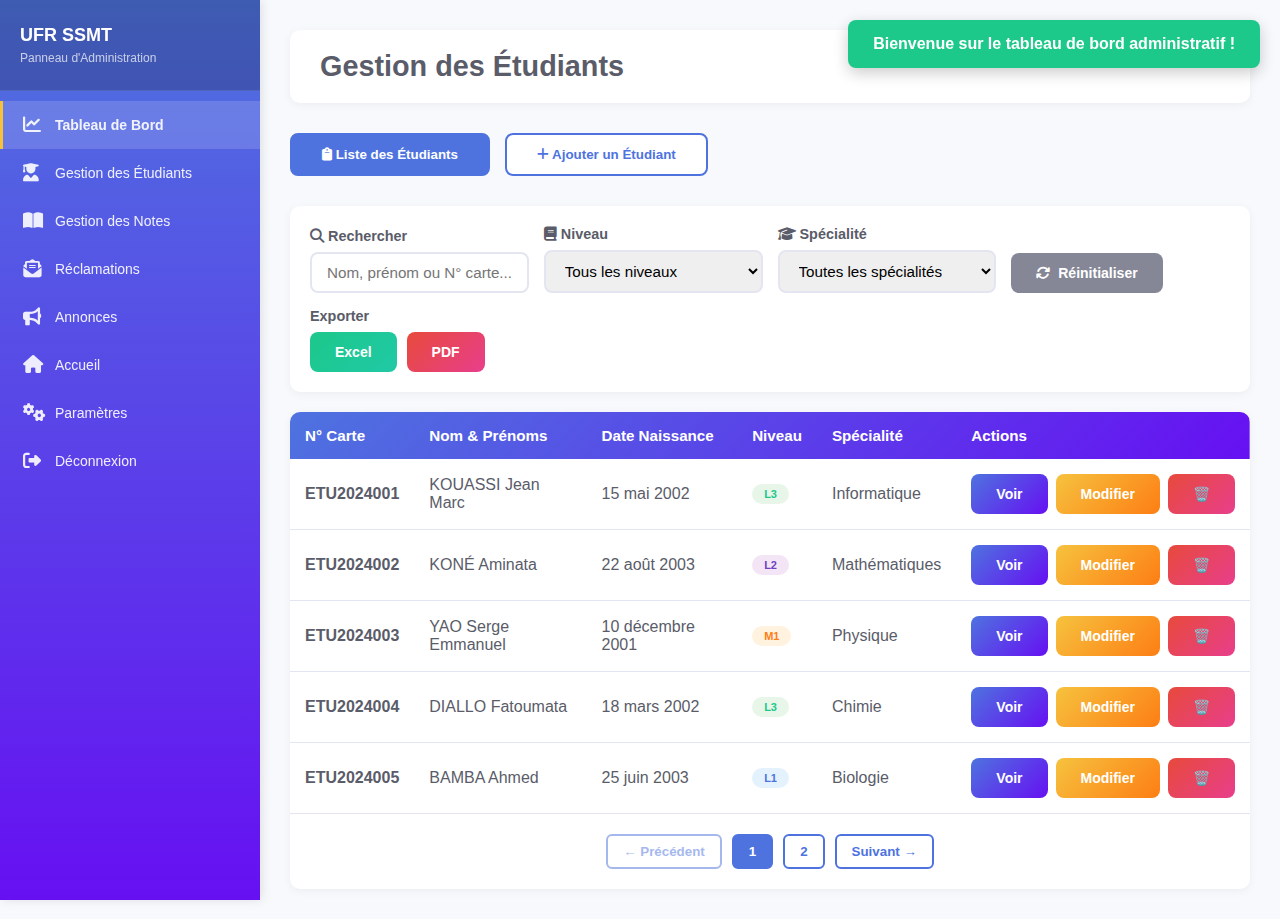
<file: page_admin/gestionEtudiants.html>
<!DOCTYPE html>
<html lang="fr">
<head>
    <meta charset="UTF-8">
    <meta name="viewport" content="width=device-width, initial-scale=1.0">
    <title>Gestion des Étudiants - UFR SSMT</title>
    <link rel="stylesheet" href="Admin.css">

</head>
<body>
    <div class="container">
        <!-- Sidebar -->
        <div id="Sidebar1"></div>

        <!-- Main Content -->
        <div class="main-content">
            <div class="top-bar">
                <h1>Gestion des Étudiants</h1>
            </div>

            <!-- Page Toggle -->
            <div class="page-toggle">
                <button class="toggle-btn active" onclick="showPage('liste')">
                    <i class="fa-solid fa-clipboard"></i> Liste des Étudiants
                </button>
                <button id="AjouterunÉtudiant" class="toggle-btn" onclick="showPage('ajouter')">
                    <i class="fa-solid fa-plus"></i> Ajouter un Étudiant
                </button>
            </div>

            <!-- Page Liste -->
            <div id="page-liste" class="page-content active">
                <!-- Filters -->
                <div class="filters">
                    <div class="filter-group">
                        <label><i class="fa-solid fa-magnifying-glass"></i> Rechercher</label>
                        <input type="text" id="searchInput" placeholder="Nom, prénom ou N° carte..." onkeyup="filterTable()">
                    </div>
                    <div class="filter-group">
                        <label><i class="fa-solid fa-book"></i> Niveau</label>
                        <select id="niveauFilter" onchange="filterTable()">
                            <option value="">Tous les niveaux</option>
                            <option value="L1">Licence 1</option>
                            <option value="L2">Licence 2</option>
                            <option value="L3">Licence 3</option>
                            <option value="M1">Master 1</option>
                            <option value="M2">Master 2</option>
                        </select>
                    </div>
                    <div class="filter-group">
                        <label><i class="fa-solid fa-graduation-cap"></i> Spécialité</label>
                        <select id="specialiteFilter" onchange="filterTable()">
                            <option value="">Toutes les spécialités</option>
                            <option value="Mathématiques">Mathématiques</option>
                            <option value="Informatique">Informatique</option>
                            <option value="Physique">Physique</option>
                            <option value="Chimie">Chimie</option>
                            <option value="Biologie">Biologie</option>
                        </select>
                    </div>
                    <div class="filter-group">
                        <button class="btn btn-secondary btn-sm" onclick="resetFilters()">
                            <i class="fa-solid fa-arrows-rotate"></i> Réinitialiser
                        </button>
                    </div>
                </div>

                <!-- Table -->
                <div class="table-container">
                    <table id="studentsTable">
                        <thead>
                            <tr>
                                <th>N° Carte</th>
                                <th>Nom & Prénoms</th>
                                <th>Date Naissance</th>
                                <th>Niveau</th>
                                <th>Spécialité</th>
                                <th>Actions</th>
                            </tr>
                        </thead>
                        <tbody id="tableBody">
                            <!-- Data will be inserted here -->
                        </tbody>
                    </table>
                    <div class="pagination" id="pagination"></div>
                </div>
            </div>

            <!-- Page Ajouter -->
            <div id="page-ajouter" class="page-content">
                <div class="form-container">
                    <h2 style="color: var(--dark); margin-bottom: 25px;">
                        <i class="fa-solid fa-plus"></i> Ajouter un Nouvel Étudiant
                    </h2>
                    <form id="studentForm">
                        <div class="form-grid">
                            <div class="form-group">
                                <label>N° Carte Étudiant <span>*</span></label>
                                <input type="text" id="numCarte" required placeholder="Ex: ETU2024001">
                            </div>
                            <div class="form-group">
                                <label>IP</label>
                                <input type="text" id="ip" placeholder="Ex: 192.168.1.1">
                            </div>
                            <div class="form-group">
                                <label>Nom <span>*</span></label>
                                <input type="text" id="nom" required placeholder="Nom de famille">
                            </div>
                            <div class="form-group">
                                <label>Prénoms <span>*</span></label>
                                <input type="text" id="prenoms" required placeholder="Prénoms">
                            </div>
                            <div class="form-group">
                                <label>Date de Naissance <span>*</span></label>
                                <input type="date" id="dateNaissance" required>
                            </div>
                            <div class="form-group">
                                <label>Lieu de Naissance <span>*</span></label>
                                <input type="text" id="lieuNaissance" required placeholder="Ville, Pays">
                            </div>
                            <div class="form-group">
                                <label>Niveau <span>*</span></label>
                                <select id="niveau" required>
                                    <option value="">-- Sélectionner --</option>
                                    <option value="L1">Licence 1</option>
                                    <option value="L2">Licence 2</option>
                                    <option value="L3">Licence 3</option>
                                    <option value="M1">Master 1</option>
                                    <option value="M2">Master 2</option>
                                </select>
                            </div>
                            <div class="form-group">
                                <label>Spécialité <span>*</span></label>
                                <select id="specialite" required>
                                    <option value="">-- Sélectionner --</option>
                                    <option value="Mathématiques">Mathématiques</option>
                                    <option value="Informatique">Informatique</option>
                                    <option value="Physique">Physique</option>
                                    <option value="Chimie">Chimie</option>
                                    <option value="Biologie">Biologie</option>
                                </select>
                            </div>
                            <div class="form-group">
                                <label>Email <span>*</span></label>
                                <input type="email" id="email" required placeholder="exemple@email.com">
                            </div>
                            <div class="form-group">
                                <label>Téléphone <span>*</span></label>
                                <input type="tel" id="telephone" required placeholder="+225 XX XX XX XX XX">
                            </div>
                            <div class="form-group full-width">
                                <label>Adresse Complète</label>
                                <textarea id="adresse" rows="3" placeholder="Adresse complète de résidence"></textarea>
                            </div>
                        </div>
                        <div class="form-actions">
                            <button type="button" class="btn btn-secondary" onclick="resetForm()">
                                <i class="fa-solid fa-arrows-rotate"></i> Réinitialiser
                            </button>
                            <button type="submit" class="btn btn-success">
                                <i class="fa-solid fa-check"></i> Enregistrer l'Étudiant
                            </button>
                        </div>
                    </form>
                </div>
            </div>
        </div>
    </div>

 <script src="script.js"></script> 

</body>

</html>
</file>
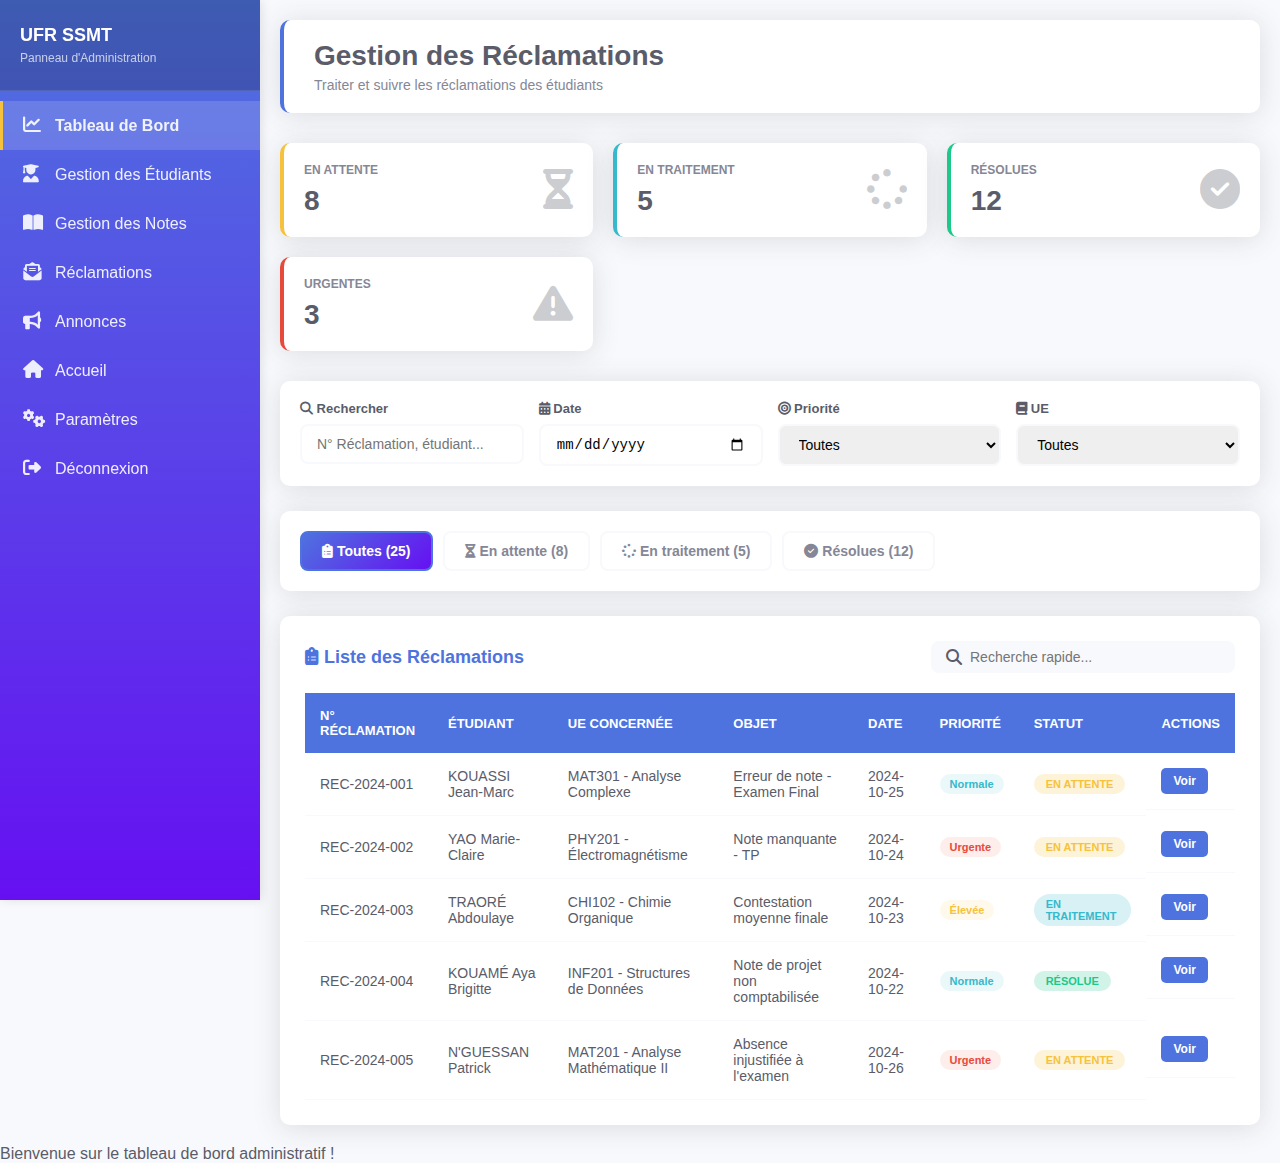
<file: page_admin/Reclamation_Admin.html>
<!DOCTYPE html>
<html lang="fr">
<head>
    <meta charset="UTF-8">
    <meta name="viewport" content="width=device-width, initial-scale=1.0">
    <title>Gestion des Réclamations - Admin UFR SSMT</title>
    <link rel="stylesheet" href="https://cdnjs.cloudflare.com/ajax/libs/font-awesome/6.5.0/css/all.min.css">
    <style>
        :root {
            --blue: #4e73df;
            --indigo: #6610f2;
            --purple: #6f42c1;
            --pink: #e83e8c;
            --red: #e74a3b;
            --orange: #fd7e14;
            --yellow: #f6c23e;
            --green: #1cc88a;
            --teal: #20c9a6;
            --cyan: #36b9cc;
            --white: #fff;
            --gray: #858796;
            --gray-dark: #5a5c69;
            --primary: #4e73df;
            --secondary: #858796;
            --success: #1cc88a;
            --info: #36b9cc;
            --warning: #f6c23e;
            --danger: #e74a3b;
            --light: #f8f9fc;
            --dark: #5a5c69;
        }

        * {
            margin: 0;
            padding: 0;
            box-sizing: border-box;
        }

        body {
            font-family: 'Segoe UI', Tahoma, Geneva, Verdana, sans-serif;
            background: var(--light);
            color: var(--dark);
        }

        .sidebar {
            position: fixed;
            left: 0;
            top: 0;
            width: 260px;
            height: 100vh;
            background: linear-gradient(180deg, var(--primary) 0%, var(--indigo) 100%);
            color: white;
            overflow-y: auto;
            z-index: 1000;
            box-shadow: 2px 0 10px rgba(0,0,0,0.1);
        }

        .sidebar-header {
            padding: 25px 20px;
            background: rgba(0,0,0,0.2);
            border-bottom: 1px solid rgba(255,255,255,0.1);
        }

        .sidebar-header h2 {
            font-size: 18px;
            margin-bottom: 5px;
        }

        .sidebar-header p {
            font-size: 12px;
            color: rgba(255,255,255,0.7);
        }

        .menu-section {
            padding: 10px 0;
        }

        .menu-link {
            display: flex;
            align-items: center;
            padding: 14px 20px;
            color: rgba(255,255,255,0.9);
            text-decoration: none;
            transition: all 0.3s ease;
            cursor: pointer;
            border-left: 3px solid transparent;
        }

        .menu-link:hover {
            background: rgba(255,255,255,0.1);
            border-left-color: var(--warning);
        }

        .menu-link.active {
            background: rgba(255,255,255,0.15);
            border-left-color: var(--warning);
            font-weight: 600;
        }

        .menu-icon {
            width: 20px;
            margin-right: 12px;
            font-size: 18px;
        }

        .main-content {
            margin-left: 260px;
            padding: 20px;
            min-height: 100vh;
        }

        .top-bar {
            background: white;
            padding: 20px 30px;
            border-radius: 10px;
            box-shadow: 0 0.15rem 1.75rem 0 rgba(58, 59, 69, 0.15);
            margin-bottom: 30px;
            border-left: 4px solid var(--primary);
        }

        .page-title h1 {
            font-size: 28px;
            color: var(--dark);
            margin-bottom: 5px;
        }

        .page-title p {
            font-size: 14px;
            color: var(--gray);
        }

        /* Stats Cards */
        .stats-grid {
            display: grid;
            grid-template-columns: repeat(auto-fit, minmax(240px, 1fr));
            gap: 20px;
            margin-bottom: 30px;
        }

        .stat-card {
            background: white;
            padding: 20px;
            border-radius: 10px;
            box-shadow: 0 0.15rem 1.75rem 0 rgba(58, 59, 69, 0.15);
            border-left: 4px solid;
            display: flex;
            justify-content: space-between;
            align-items: center;
            transition: transform 0.3s ease;
            cursor: pointer;
        }

        .stat-card:hover {
            transform: translateY(-5px);
        }

        .stat-card.orange { border-left-color: var(--warning); }
        .stat-card.blue { border-left-color: var(--info); }
        .stat-card.green { border-left-color: var(--success); }
        .stat-card.red { border-left-color: var(--danger); }

        .stat-info h3 {
            font-size: 12px;
            color: var(--gray);
            text-transform: uppercase;
            font-weight: 600;
            margin-bottom: 8px;
        }

        .stat-info .value {
            font-size: 28px;
            font-weight: bold;
            color: var(--dark);
        }

        .stat-icon {
            font-size: 40px;
            opacity: 0.3;
        }

        /* Filter Section */
        .filter-section {
            background: white;
            padding: 20px;
            border-radius: 10px;
            box-shadow: 0 0.15rem 1.75rem 0 rgba(58, 59, 69, 0.15);
            margin-bottom: 25px;
        }

        .filter-grid {
            display: grid;
            grid-template-columns: repeat(auto-fit, minmax(200px, 1fr));
            gap: 15px;
        }

        .filter-group {
            display: flex;
            flex-direction: column;
        }

        .filter-label {
            font-size: 13px;
            font-weight: 600;
            color: var(--dark);
            margin-bottom: 8px;
        }

        .filter-control {
            padding: 10px 15px;
            border: 2px solid var(--light);
            border-radius: 8px;
            font-size: 14px;
            transition: all 0.3s ease;
        }

        .filter-control:focus {
            outline: none;
            border-color: var(--primary);
            box-shadow: 0 0 0 3px rgba(78, 115, 223, 0.1);
        }

        /* Tabs */
        .tabs-container {
            background: white;
            padding: 20px;
            border-radius: 10px;
            box-shadow: 0 0.15rem 1.75rem 0 rgba(58, 59, 69, 0.15);
            margin-bottom: 25px;
            display: flex;
            gap: 10px;
            flex-wrap: wrap;
        }

        .tab-btn {
            padding: 10px 20px;
            border: 2px solid var(--light);
            background: white;
            border-radius: 8px;
            cursor: pointer;
            font-size: 14px;
            font-weight: 600;
            color: var(--gray);
            transition: all 0.3s ease;
        }

        .tab-btn:hover {
            border-color: var(--primary);
            color: var(--primary);
        }

        .tab-btn.active {
            background: linear-gradient(135deg, var(--primary) 0%, var(--indigo) 100%);
            color: white;
            border-color: var(--primary);
        }

        /* Reclamations Table */
        .table-card {
            background: white;
            padding: 25px;
            border-radius: 10px;
            box-shadow: 0 0.15rem 1.75rem 0 rgba(58, 59, 69, 0.15);
        }

        .table-header {
            display: flex;
            justify-content: space-between;
            align-items: center;
            margin-bottom: 20px;
        }

        .table-title {
            font-size: 18px;
            font-weight: 600;
            color: var(--primary);
        }

        .search-box {
            display: flex;
            align-items: center;
            background: var(--light);
            padding: 8px 15px;
            border-radius: 8px;
            gap: 8px;
        }

        .search-box input {
            border: none;
            background: transparent;
            outline: none;
            font-size: 14px;
            width: 250px;
        }

        .table-wrapper {
            overflow-x: auto;
        }

        .data-table {
            width: 100%;
            border-collapse: collapse;
        }

        .data-table thead {
            background: var(--primary);
            color: white;
        }

        .data-table th {
            padding: 15px;
            text-align: left;
            font-size: 13px;
            font-weight: 600;
            text-transform: uppercase;
        }

        .data-table td {
            padding: 15px;
            border-bottom: 1px solid var(--light);
            font-size: 14px;
        }

        .data-table tbody tr {
            transition: all 0.3s ease;
            cursor: pointer;
        }

        .data-table tbody tr:hover {
            background: var(--light);
        }

        .badge {
            display: inline-block;
            padding: 4px 12px;
            border-radius: 20px;
            font-size: 11px;
            font-weight: 600;
            text-transform: uppercase;
        }

        .badge-warning {
            background: rgba(246, 194, 62, 0.2);
            color: var(--warning);
        }

        .badge-info {
            background: rgba(54, 185, 204, 0.2);
            color: var(--info);
        }

        .badge-success {
            background: rgba(28, 200, 138, 0.2);
            color: var(--success);
        }

        .badge-danger {
            background: rgba(231, 74, 59, 0.2);
            color: var(--danger);
        }

        .priority-badge {
            display: inline-flex;
            align-items: center;
            gap: 5px;
            padding: 4px 10px;
            border-radius: 15px;
            font-size: 11px;
            font-weight: 600;
        }

        .priority-normal {
            background: rgba(54, 185, 204, 0.1);
            color: var(--info);
        }

        .priority-high {
            background: rgba(246, 194, 62, 0.1);
            color: var(--warning);
        }

        .priority-urgent {
            background: rgba(231, 74, 59, 0.1);
            color: var(--danger);
        }

        .action-buttons {
            display: flex;
            gap: 5px;
        }

        .btn {
            padding: 6px 12px;
            border: none;
            border-radius: 5px;
            font-size: 12px;
            font-weight: 600;
            cursor: pointer;
            transition: all 0.3s ease;
        }

        .btn-primary {
            background: var(--primary);
            color: white;
        }

        .btn-success {
            background: var(--success);
            color: white;
        }

        .btn-warning {
            background: var(--warning);
            color: white;
        }

        .btn-danger {
            background: var(--danger);
            color: white;
        }

        .btn:hover {
            transform: scale(1.05);
            box-shadow: 0 0.25rem 0.5rem rgba(0, 0, 0, 0.15);
        }

        /* Modal */
        .modal {
            display: none;
            position: fixed;
            top: 0;
            left: 0;
            width: 100%;
            height: 100%;
            background: rgba(0, 0, 0, 0.6);
            z-index: 9999;
            align-items: center;
            justify-content: center;
        }

        .modal.active {
            display: flex;
        }

        .modal-content {
            background: white;
            padding: 30px;
            border-radius: 15px;
            max-width: 800px;
            width: 90%;
            max-height: 90vh;
            overflow-y: auto;
            box-shadow: 0 1rem 3rem rgba(0, 0, 0, 0.3);
        }

        .modal-header {
            display: flex;
            justify-content: space-between;
            align-items: center;
            margin-bottom: 20px;
            padding-bottom: 15px;
            border-bottom: 2px solid var(--light);
        }

        .modal-header h3 {
            font-size: 22px;
            color: var(--primary);
        }

        .close-btn {
            background: none;
            border: none;
            font-size: 28px;
            cursor: pointer;
            color: var(--gray);
            line-height: 1;
        }

        .close-btn:hover {
            color: var(--danger);
        }

        .reclamation-details {
            background: var(--light);
            padding: 20px;
            border-radius: 10px;
            margin-bottom: 20px;
        }

        .detail-row {
            display: grid;
            grid-template-columns: 150px 1fr;
            padding: 10px 0;
            border-bottom: 1px solid rgba(0,0,0,0.05);
        }

        .detail-row:last-child {
            border-bottom: none;
        }

        .detail-label {
            font-weight: 600;
            color: var(--gray);
            font-size: 13px;
        }

        .detail-value {
            color: var(--dark);
            font-size: 14px;
        }

        .message-box {
            background: white;
            padding: 15px;
            border-radius: 8px;
            border-left: 4px solid var(--primary);
            margin: 15px 0;
        }

        .message-box h4 {
            font-size: 14px;
            color: var(--primary);
            margin-bottom: 10px;
        }

        .message-box p {
            font-size: 14px;
            line-height: 1.6;
            color: var(--dark);
        }

        .response-section {
            margin-top: 25px;
        }

        .response-section h4 {
            font-size: 16px;
            color: var(--dark);
            margin-bottom: 15px;
        }

        .form-group {
            margin-bottom: 20px;
        }

        .form-label {
            display: block;
            font-size: 14px;
            font-weight: 600;
            color: var(--dark);
            margin-bottom: 8px;
        }

        .form-control {
            width: 100%;
            padding: 12px 15px;
            border: 2px solid var(--light);
            border-radius: 8px;
            font-size: 14px;
            transition: all 0.3s ease;
            font-family: inherit;
        }

        .form-control:focus {
            outline: none;
            border-color: var(--primary);
            box-shadow: 0 0 0 3px rgba(78, 115, 223, 0.1);
        }

        textarea.form-control {
            min-height: 120px;
            resize: vertical;
        }

        .form-actions {
            display: flex;
            justify-content: flex-end;
            gap: 10px;
            margin-top: 20px;
            padding-top: 20px;
            border-top: 2px solid var(--light);
        }

        .btn-lg {
            padding: 12px 30px;
            font-size: 15px;
        }

        .timeline {
            margin-top: 25px;
        }

        .timeline-item {
            display: flex;
            gap: 15px;
            margin-bottom: 20px;
            position: relative;
            padding-left: 30px;
        }

        .timeline-item::before {
            content: '';
            position: absolute;
            left: 8px;
            top: 25px;
            bottom: -20px;
            width: 2px;
            background: var(--light);
        }

        .timeline-item:last-child::before {
            display: none;
        }

        .timeline-icon {
            position: absolute;
            left: 0;
            width: 18px;
            height: 18px;
            border-radius: 50%;
            background: var(--primary);
            border: 3px solid white;
            box-shadow: 0 0 0 2px var(--primary);
        }

        .timeline-content {
            flex: 1;
            background: var(--light);
            padding: 15px;
            border-radius: 8px;
        }

        .timeline-header {
            display: flex;
            justify-content: space-between;
            margin-bottom: 8px;
        }

        .timeline-title {
            font-weight: 600;
            color: var(--dark);
            font-size: 14px;
        }

        .timeline-date {
            font-size: 12px;
            color: var(--gray);
        }

        .timeline-text {
            font-size: 13px;
            color: var(--dark);
            line-height: 1.5;
        }

        @media (max-width: 768px) {
            .main-content {
                margin-left: 0;
            }

            .sidebar {
                transform: translateX(-100%);
            }

            .stats-grid {
                grid-template-columns: 1fr;
            }

            .filter-grid {
                grid-template-columns: 1fr;
            }

            .table-wrapper {
                overflow-x: scroll;
            }

            .detail-row {
                grid-template-columns: 1fr;
                gap: 5px;
            }
        }
    </style>
</head>
<body>
    <!-- Sidebar -->
    <div id="Sidebar1"></div>

    <!-- Main Content -->
    <div class="main-content">
        <!-- Top Bar -->
        <div class="top-bar">
            <div class="page-title">
                <h1>Gestion des Réclamations</h1>
                <p>Traiter et suivre les réclamations des étudiants</p>
            </div>
        </div>

        <!-- Statistics -->
        <div class="stats-grid">
            <div class="stat-card orange" onclick="filterByStatus('pending')">
                <div class="stat-info">
                    <h3>En Attente</h3>
                    <div class="value" id="pendingCount">8</div>
                </div>
                <div class="stat-icon"><i class="fas fa-hourglass-half"></i></div>
            </div>

            <div class="stat-card blue" onclick="filterByStatus('in-progress')">
                <div class="stat-info">
                    <h3>En Traitement</h3>
                    <div class="value" id="progressCount">5</div>
                </div>
                <div class="stat-icon"><i class="fas fa-spinner"></i></div>
            </div>

            <div class="stat-card green" onclick="filterByStatus('resolved')">
                <div class="stat-info">
                    <h3>Résolues</h3>
                    <div class="value" id="resolvedCount">12</div>
                </div>
                <div class="stat-icon"><i class="fas fa-check-circle"></i></div>
            </div>

            <div class="stat-card red" onclick="filterByStatus('urgent')">
                <div class="stat-info">
                    <h3>Urgentes</h3>
                    <div class="value" id="urgentCount">3</div>
                </div>
                <div class="stat-icon"><i class="fas fa-triangle-exclamation"></i></div>
            </div>
        </div>


        <!-- Filters -->
        <div class="filter-section">
            <div class="filter-grid">
                <div class="filter-group">
                    <label class="filter-label"><i class="fas fa-search"></i> Rechercher</label>
                    <input type="text" class="filter-control" id="searchInput" placeholder="N° Réclamation, étudiant..." onkeyup="filterTable()">
                </div>

                <div class="filter-group">
                    <label class="filter-label"><i class="fas fa-calendar-alt"></i> Date</label>
                    <input type="date" class="filter-control" id="dateFilter" onchange="filterTable()">
                </div>

                <div class="filter-group">
                    <label class="filter-label"><i class="fas fa-bullseye"></i> Priorité</label>
                    <select class="filter-control" id="priorityFilter" onchange="filterTable()">
                        <option value="">Toutes</option>
                        <option value="normal">Normale</option>
                        <option value="high">Élevée</option>
                        <option value="urgent">Urgente</option>
                    </select>
                </div>

                <div class="filter-group">
                    <label class="filter-label"><i class="fas fa-book"></i> UE</label>
                    <select class="filter-control" id="ueFilter" onchange="filterTable()">
                        <option value="">Toutes</option>
                        <option value="MAT">Mathématiques</option>
                        <option value="INF">Informatique</option>
                        <option value="PHY">Physique</option>
                        <option value="CHI">Chimie</option>
                    </select>
                </div>
            </div>
        </div>

        <!-- Tabs -->
        <div class="tabs-container">
            <button class="tab-btn active" onclick="filterByStatus('all')">
                <i class="fas fa-clipboard-list"></i> Toutes (25)
            </button>
            <button class="tab-btn" onclick="filterByStatus('pending')">
                <i class="fas fa-hourglass-half"></i> En attente (8)
            </button>
            <button class="tab-btn" onclick="filterByStatus('in-progress')">
                <i class="fas fa-spinner"></i> En traitement (5)
            </button>
            <button class="tab-btn" onclick="filterByStatus('resolved')">
                <i class="fas fa-check-circle"></i> Résolues (12)
            </button>
        </div>


        <!-- Table -->
        <div class="table-card">
           <div class="table-header">
                <h3 class="table-title">
                    <i class="fas fa-clipboard-list"></i> Liste des Réclamations
                </h3>
                <div class="search-box">
                    <i class="fas fa-search"></i>
                    <input type="text" placeholder="Recherche rapide..." id="quickSearch" onkeyup="quickSearchTable()">
                </div>
            </div>


            <div class="table-wrapper">
                <table class="data-table">
                    <thead>
                        <tr>
                            <th>N° Réclamation</th>
                            <th>Étudiant</th>
                            <th>UE Concernée</th>
                            <th>Objet</th>
                            <th>Date</th>
                            <th>Priorité</th>
                            <th>Statut</th>
                            <th>Actions</th>
                        </tr>
                    </thead>
                    <tbody id="reclamationsTableBody">
                        <!-- Will be populated by JavaScript -->
                    </tbody>
                </table>
            </div>
        </div>
    </div>

    <!-- Modal for Reclamation Details -->
    <div class="modal" id="reclamationModal">
        <div class="modal-content">
            <div class="modal-header">
                <h3 id="modalTitle">Détails de la Réclamation</h3>
                <button class="close-btn" onclick="closeModal()">×</button>
            </div>

            <div id="modalBody">
                <!-- Will be populated dynamically -->
            </div>
        </div>
    </div>

     <script>
        // Sample data
        const reclamationsData = [
            {
                id: 'REC-2024-001',
                studentName: 'KOUASSI Jean-Marc',
                matricule: 'ETU2024001',
                ue: 'MAT301 - Analyse Complexe',
                subject: 'Erreur de note - Examen Final',
                message: 'Bonjour, je pense qu\'il y a une erreur sur ma note d\'examen. J\'ai obtenu 12/20 mais selon mes calculs je devrais avoir plus. Pouvez-vous vérifier SVP ?',
                date: '2024-10-25',
                priority: 'normal',
                status: 'pending',
                email: 'jean.kouassi@etudiant.ufr.ci',
                phone: '+225 07 XX XX XX XX'
            },
            {
                id: 'REC-2024-002',
                studentName: 'YAO Marie-Claire',
                matricule: 'ETU2024002',
                ue: 'PHY201 - Électromagnétisme',
                subject: 'Note manquante - TP',
                message: 'Ma note de TP n\'apparaît pas dans mon relevé alors que j\'ai participé à tous les travaux pratiques.',
                date: '2024-10-24',
                priority: 'urgent',
                status: 'pending',
                email: 'marie.yao@etudiant.ufr.ci',
                phone: '+225 05 XX XX XX XX'
            },
            {
                id: 'REC-2024-003',
                studentName: 'TRAORÉ Abdoulaye',
                matricule: 'ETU2024003',
                ue: 'CHI102 - Chimie Organique',
                subject: 'Contestation moyenne finale',
                message: 'Je conteste ma moyenne finale car le calcul ne correspond pas à mes notes de contrôle continu et d\'examen.',
                date: '2024-10-23',
                priority: 'high',
                status: 'in-progress',
                email: 'abdoulaye.traore@etudiant.ufr.ci',
                phone: '+225 01 XX XX XX XX',
                response: 'Nous avons pris en compte votre réclamation et nous vérifions actuellement vos notes. Nous reviendrons vers vous sous 48h.'
            },
            {
                id: 'REC-2024-004',
                studentName: 'KOUAMÉ Aya Brigitte',
                matricule: 'ETU2024004',
                ue: 'INF201 - Structures de Données',
                subject: 'Note de projet non comptabilisée',
                message: 'Notre note de projet de groupe n\'a pas été comptabilisée dans la moyenne finale.',
                date: '2024-10-22',
                priority: 'normal',
                status: 'resolved',
                email: 'aya.kouame@etudiant.ufr.ci',
                phone: '+225 07 XX XX XX XX',
                response: 'Erreur corrigée. Votre note de projet a été ajoutée. Nouvelle moyenne: 14.5/20.'
            },
            {
                id: 'REC-2024-005',
                studentName: 'N\'GUESSAN Patrick',
                matricule: 'ETU2024005',
                ue: 'MAT201 - Analyse Mathématique II',
                subject: 'Absence injustifiée à l\'examen',
                message: 'Je suis marqué absent à l\'examen alors que j\'étais présent. J\'ai ma copie d\'examen comme preuve.',
                date: '2024-10-26',
                priority: 'urgent',
                status: 'pending',
                email: 'patrick.nguessan@etudiant.ufr.ci',
                phone: '+225 07 XX XX XX XX'
            }
        ];

        // Affichage du tableau
        const tableBody = document.getElementById('reclamationsTableBody');

        function loadReclamations(data = reclamationsData) {
            tableBody.innerHTML = '';
            data.forEach(rec => {
                const row = document.createElement('tr');
                row.innerHTML = `
                    <td>${rec.id}</td>
                    <td>${rec.studentName}</td>
                    <td>${rec.ue}</td>
                    <td>${rec.subject}</td>
                    <td>${rec.date}</td>
                    <td>
                        <span class="priority-badge priority-${rec.priority}">
                            ${rec.priority === 'normal' ? 'Normale' : rec.priority === 'high' ? 'Élevée' : 'Urgente'}
                        </span>
                    </td>
                    <td>
                        <span class="badge badge-${rec.status === 'pending' ? 'warning' : rec.status === 'in-progress' ? 'info' : 'success'}">
                            ${rec.status === 'pending' ? 'En attente' : rec.status === 'in-progress' ? 'En traitement' : 'Résolue'}
                        </span>
                    </td>
                    <td class="action-buttons">
                        <button class="btn btn-primary" onclick="openModal('${rec.id}')">Voir</button>
                    </td>
                `;
                tableBody.appendChild(row);
            });
        }

        loadReclamations();

        // Filtrage simple
        function filterByStatus(status) {
            document.querySelectorAll('.tab-btn').forEach(btn => btn.classList.remove('active'));
            event.target.classList.add('active');

            if (status === 'all') {
                loadReclamations();
            } else {
                const filtered = reclamationsData.filter(r => r.status === status);
                loadReclamations(filtered);
            }
        }

        // Recherche rapide
        function quickSearchTable() {
            const input = document.getElementById('quickSearch').value.toLowerCase();
            const filtered = reclamationsData.filter(rec =>
                rec.id.toLowerCase().includes(input) ||
                rec.studentName.toLowerCase().includes(input) ||
                rec.subject.toLowerCase().includes(input)
            );
            loadReclamations(filtered);
        }

        // Ouvrir et fermer la modale
        const modal = document.getElementById('reclamationModal');
        const modalBody = document.getElementById('modalBody');

        function openModal(id) {
            const rec = reclamationsData.find(r => r.id === id);
            if (!rec) return;

            modalBody.innerHTML = `
                <div class="reclamation-details">
                    <div class="detail-row"><div class="detail-label">N° Réclamation:</div><div class="detail-value">${rec.id}</div></div>
                    <div class="detail-row"><div class="detail-label">Nom de l'étudiant:</div><div class="detail-value">${rec.studentName}</div></div>
                    <div class="detail-row"><div class="detail-label">Matricule:</div><div class="detail-value">${rec.matricule}</div></div>
                    <div class="detail-row"><div class="detail-label">UE Concernée:</div><div class="detail-value">${rec.ue}</div></div>
                    <div class="detail-row"><div class="detail-label">Objet:</div><div class="detail-value">${rec.subject}</div></div>
                    <div class="detail-row"><div class="detail-label">Date:</div><div class="detail-value">${rec.date}</div></div>
                    <div class="detail-row"><div class="detail-label">Priorité:</div><div class="detail-value">${rec.priority}</div></div>
                    <div class="detail-row"><div class="detail-label">Email:</div><div class="detail-value">${rec.email}</div></div>
                    <div class="detail-row"><div class="detail-label">Téléphone:</div><div class="detail-value">${rec.phone}</div></div>
                </div>

                <div class="message-box">
                    <h4>Message de l'étudiant :</h4>
                    <p>${rec.message}</p>
                </div>

                ${rec.response ? `
                <div class="message-box" style="border-left-color: var(--success);">
                    <h4>Réponse de l'administration :</h4>
                    <p>${rec.response}</p>
                </div>` : `
                <div class="response-section">
                    <h4>Rédiger une réponse :</h4>
                    <div class="form-group">
                        <textarea class="form-control" placeholder="Saisissez votre réponse..."></textarea>
                    </div>
                    <div class="form-actions">
                        <button class="btn btn-success btn-lg" onclick="sendResponse('${rec.id}')">Envoyer</button>
                    </div>
                </div>
                `}
            `;

            modal.classList.add('active');
        }

        function closeModal() {
            modal.classList.remove('active');
        }

        function sendResponse(id) {
            alert("Réponse envoyée avec succès pour " + id);
            closeModal();
        }

        function goToPage(page) {
            alert("Redirection vers : " + page);
        }
    </script>
    <script src="script.js"></script>

</body>
</html>
</file>
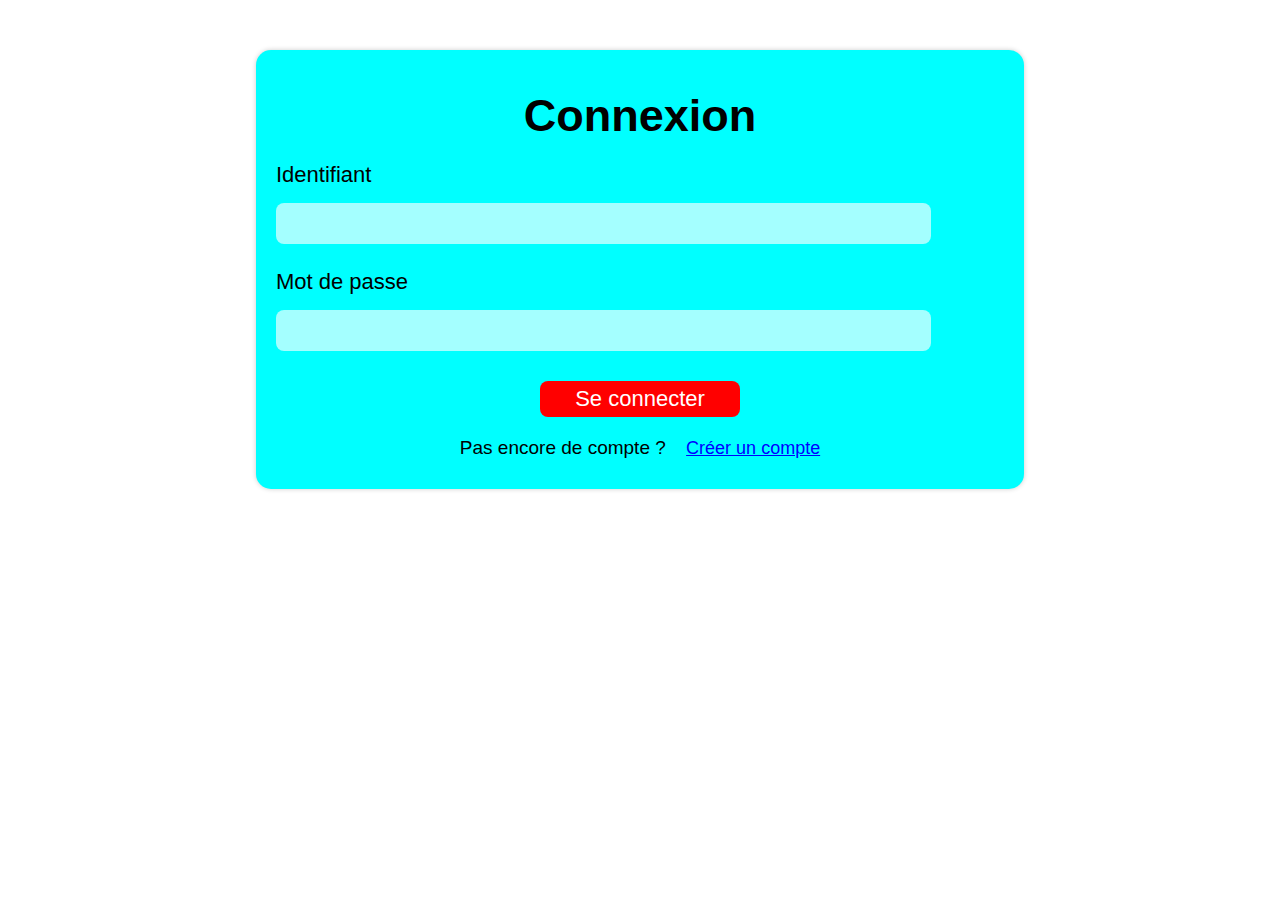
<file: page_etudiants/Connexion.html>
<!DOCTYPE html>
<html lang="fr">
  <head>
    <meta charset="UTF-8" />
    <meta name="viewport" content="width=device-width, initial-scale=1.0" />
    <title>Connexion</title>
    <link rel="stylesheet" href="Style.css" />
  </head>
  <body>
    <form id="formConnexion">
      <div class="retour"><a href="retour"></a></div>
      <h2>Connexion</h2>
      <label>Identifiant</label>
      <input type="text" id="identifiant" required />
      <label>Mot de passe</label>
      <input type="password" id="password" required />
      <button type="submit">Se connecter</button>
      <p>Pas encore de compte ? <a href="Inscription.html">Créer un compte</a></p>
    </form>

    <script src="main.js"></script>
  </body>
</html>
</file>
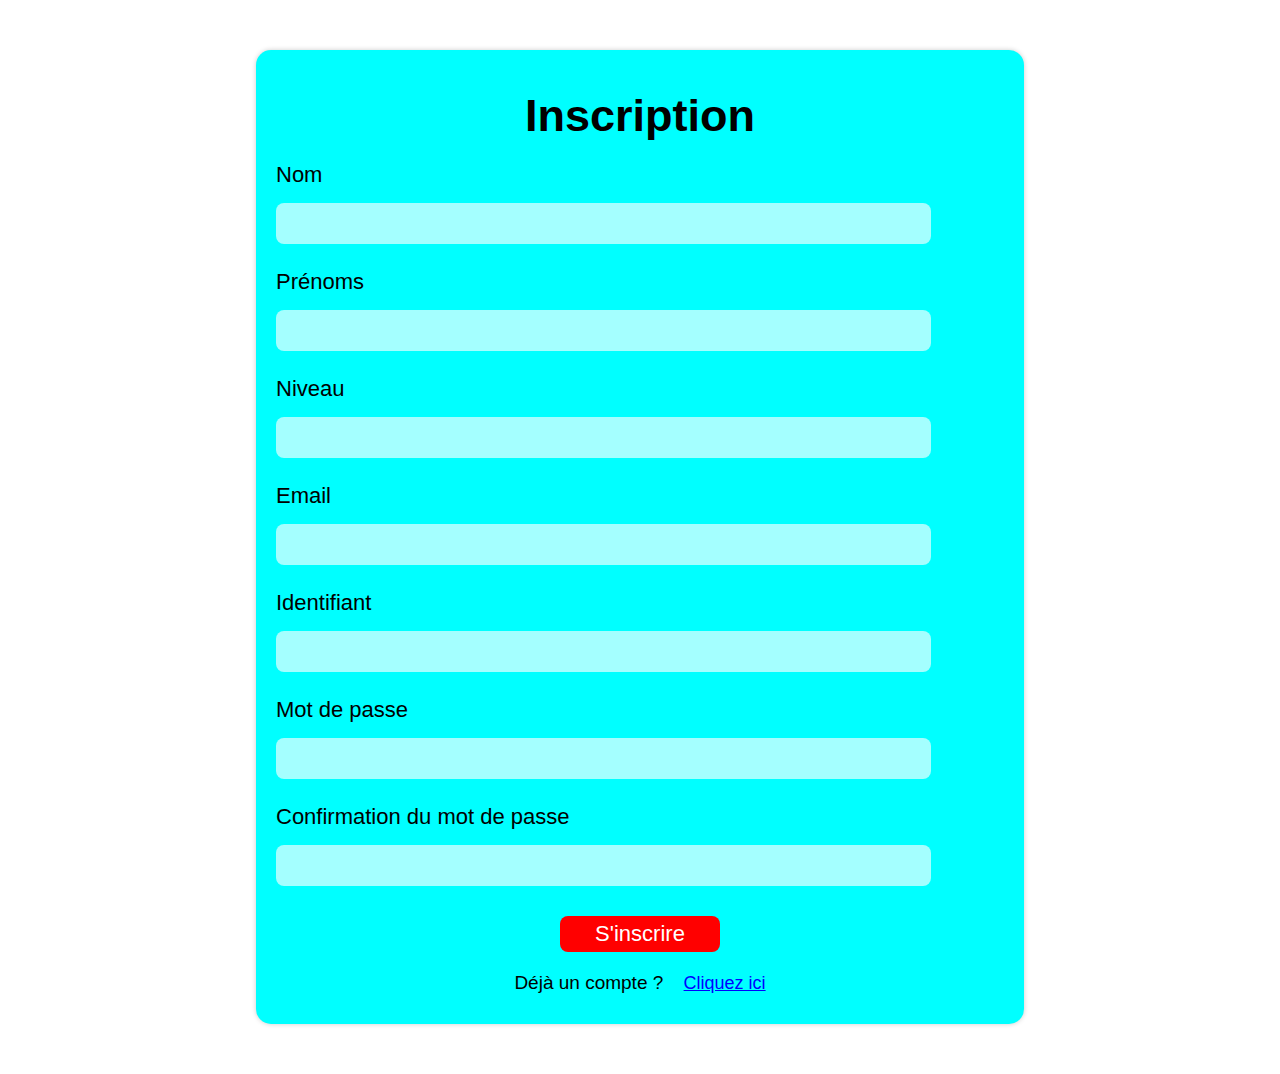
<file: page_etudiants/Inscription.html>
<!DOCTYPE html>
<html lang="fr">
  <head>
    <meta charset="UTF-8" />
    <meta name="viewport" content="width=device-width, initial-scale=1.0" />
    <title>Page d'inscription</title>
    <link rel="stylesheet" href="Style.css" />
  </head>
  <body>
    <form id="formInscription">
      <div class="retour"><a href="retour"></a></div>
      <h2>Inscription</h2>
      <label>Nom</label>
      <input type="text" id="nom" required />
      <label>Prénoms</label>
      <input type="text" id="prenom" required />
      <label>Niveau</label>
      <input type="text" id="niveau" required />
      <label>Email</label>
      <input type="email" id="email" required />
      <label>Identifiant</label>
      <input type="text" id="identifiant" required />
      <label>Mot de passe</label>
      <input type="password" id="password" required />
      <label>Confirmation du mot de passe</label>
      <input type="password" id="confirmPassword" required />
      <button type="submit">S'inscrire</button>
      <p>Déjà un compte ? <a href="Connexion.html">Cliquez ici</a></p>
    </form>

    <script src="main.js"></script>
  </body>
</html>
</file>
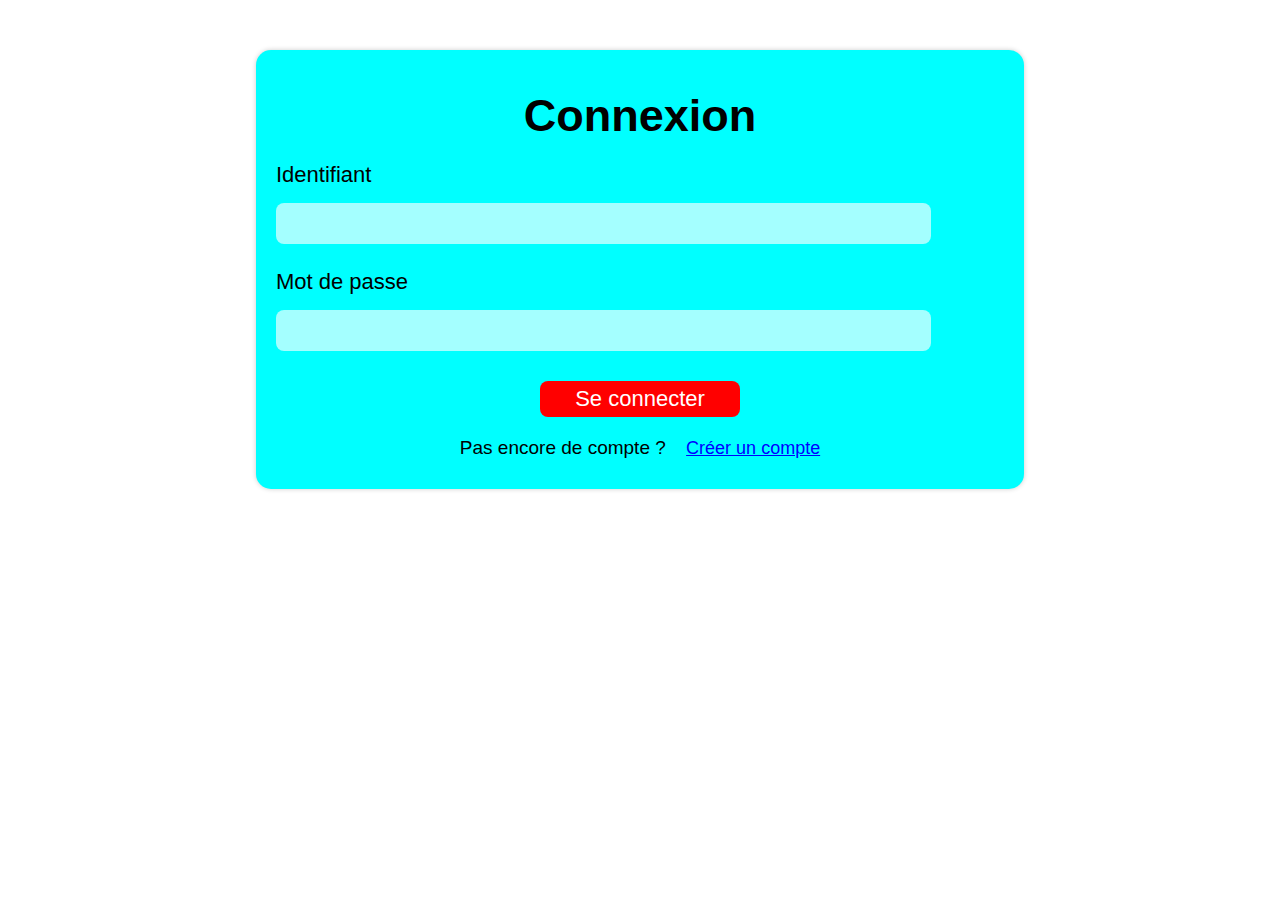
<file: page_etudiants/Notes.html>
<!DOCTYPE html>
<html lang="fr">
<head>
    <meta charset="UTF-8">
    <meta name="viewport" content="width=device-width, initial-scale=1.0">
    <title>Mes Notes - UFR SSMT</title>
    <style>
        :root {
            --blue: #4e73df;
            --indigo: #6610f2;
            --purple: #6f42c1;
            --pink: #e83e8c;
            --red: #e74a3b;
            --orange: #fd7e14;
            --yellow: #f6c23e;
            --green: #1cc88a;
            --teal: #20c9a6;
            --cyan: #36b9cc;
            --white: #fff;
            --gray: #858796;
            --gray-dark: #5a5c69;
            --primary: #4e73df;
            --secondary: #858796;
            --success: #1cc88a;
            --info: #36b9cc;
            --warning: #f6c23e;
            --danger: #e74a3b;
            --light: #f8f9fc;
            --dark: #5a5c69;
        }

        * {
            margin: 0;
            padding: 0;
            box-sizing: border-box;
        }

        body {
            font-family: 'Segoe UI', Tahoma, Geneva, Verdana, sans-serif;
            background: var(--light);
            color: var(--dark);
            padding: 20px;
        }

        .container {
            max-width: 1400px;
            margin: 0 auto;
        }

        /* Header with Student Info */
        .student-header {
            background: linear-gradient(135deg, var(--primary) 0%, var(--indigo) 100%);
            color: white;
            padding: 30px;
            border-radius: 15px;
            margin-bottom: 30px;
            box-shadow: 0 0.5rem 2rem 0 rgba(58, 59, 69, 0.25);
            display: flex;
            align-items: center;
            gap: 25px;
        }

        .student-photo {
            width: 120px;
            height: 120px;
            border-radius: 50%;
            background: white;
            display: flex;
            align-items: center;
            justify-content: center;
            font-size: 48px;
            box-shadow: 0 0.25rem 1rem rgba(0, 0, 0, 0.2);
        }

        .student-info {
            flex: 1;
        }

        .student-name {
            font-size: 28px;
            font-weight: bold;
            margin-bottom: 10px;
        }

        .student-details {
            display: grid;
            grid-template-columns: repeat(auto-fit, minmax(200px, 1fr));
            gap: 15px;
            margin-top: 15px;
        }

        .detail-item {
            display: flex;
            align-items: center;
            gap: 8px;
            font-size: 14px;
            background: rgba(255, 255, 255, 0.1);
            padding: 8px 15px;
            border-radius: 8px;
        }

        .detail-item strong {
            font-weight: 600;
        }

        /* Main Content Grid */
        .content-grid {
            display: grid;
            grid-template-columns: 1fr 350px;
            gap: 25px;
        }

        /* Relevé de Notes */
        .releve-container {
            background: white;
            padding: 30px;
            border-radius: 15px;
            box-shadow: 0 0.15rem 1.75rem 0 rgba(58, 59, 69, 0.15);
        }

        .releve-header {
            text-align: center;
            padding-bottom: 20px;
            border-bottom: 3px solid var(--primary);
            margin-bottom: 25px;
        }

        .releve-header h2 {
            font-size: 24px;
            color: var(--primary);
            margin-bottom: 8px;
        }

        .releve-header p {
            font-size: 14px;
            color: var(--gray);
        }

        /* Summary Stats */
        .summary-stats {
            display: grid;
            grid-template-columns: repeat(4, 1fr);
            gap: 15px;
            margin-bottom: 30px;
        }

        .stat-box {
            background: var(--light);
            padding: 20px;
            border-radius: 10px;
            text-align: center;
            border-left: 4px solid;
        }

        .stat-box.primary { border-left-color: var(--primary); }
        .stat-box.success { border-left-color: var(--success); }
        .stat-box.warning { border-left-color: var(--warning); }
        .stat-box.info { border-left-color: var(--info); }

        .stat-label {
            font-size: 12px;
            color: var(--gray);
            text-transform: uppercase;
            font-weight: 600;
            margin-bottom: 8px;
        }

        .stat-value {
            font-size: 28px;
            font-weight: bold;
            color: var(--dark);
        }

        /* Notes Table */
        .notes-table {
            width: 100%;
            border-collapse: collapse;
            margin-bottom: 25px;
        }

        .notes-table thead {
            background: var(--primary);
            color: white;
        }

        .notes-table th {
            padding: 15px;
            text-align: left;
            font-size: 13px;
            font-weight: 600;
            text-transform: uppercase;
        }

        .notes-table th.center,
        .notes-table td.center {
            text-align: center;
        }

        .notes-table tbody tr {
            border-bottom: 1px solid var(--light);
            transition: background 0.3s ease;
        }

        .notes-table tbody tr:hover {
            background: var(--light);
        }

        .notes-table td {
            padding: 15px;
            font-size: 14px;
        }

        .ue-code {
            font-weight: 600;
            color: var(--primary);
        }

        .ue-name {
            color: var(--dark);
        }

        .note-value {
            font-weight: bold;
            font-size: 16px;
        }

        .note-value.success {
            color: var(--success);
        }

        .note-value.warning {
            color: var(--warning);
        }

        .note-value.danger {
            color: var(--danger);
        }

        .badge {
            display: inline-block;
            padding: 4px 12px;
            border-radius: 20px;
            font-size: 11px;
            font-weight: 600;
            text-transform: uppercase;
        }

        .badge-success {
            background: rgba(28, 200, 138, 0.2);
            color: var(--success);
        }

        .badge-danger {
            background: rgba(231, 74, 59, 0.2);
            color: var(--danger);
        }

        .badge-warning {
            background: rgba(246, 194, 62, 0.2);
            color: var(--warning);
        }

        /* Total Row */
        .total-row {
            background: var(--light);
            font-weight: bold;
        }

        .total-row td {
            font-size: 16px;
            color: var(--dark);
        }

        /* Notifications Sidebar */
        .notifications-sidebar {
            background: white;
            padding: 25px;
            border-radius: 15px;
            box-shadow: 0 0.15rem 1.75rem 0 rgba(58, 59, 69, 0.15);
            max-height: calc(100vh - 50px);
            overflow-y: auto;
        }

        .notifications-header {
            display: flex;
            justify-content: space-between;
            align-items: center;
            margin-bottom: 20px;
            padding-bottom: 15px;
            border-bottom: 2px solid var(--light);
        }

        .notifications-header h3 {
            font-size: 18px;
            color: var(--primary);
            display: flex;
            align-items: center;
            gap: 8px;
        }

        .notif-count {
            background: var(--danger);
            color: white;
            width: 24px;
            height: 24px;
            border-radius: 50%;
            display: flex;
            align-items: center;
            justify-content: center;
            font-size: 12px;
            font-weight: bold;
        }

        .notification-item {
            background: var(--light);
            padding: 15px;
            border-radius: 10px;
            margin-bottom: 12px;
            border-left: 4px solid;
            transition: all 0.3s ease;
        }

        .notification-item:hover {
            transform: translateX(5px);
            box-shadow: 0 0.25rem 0.5rem rgba(0, 0, 0, 0.1);
        }

        .notification-item.new {
            border-left-color: var(--success);
            background: rgba(28, 200, 138, 0.05);
        }

        .notification-item.update {
            border-left-color: var(--warning);
            background: rgba(246, 194, 62, 0.05);
        }

        .notification-item.info {
            border-left-color: var(--info);
            background: rgba(54, 185, 204, 0.05);
        }

        .notif-header {
            display: flex;
            align-items: center;
            gap: 8px;
            margin-bottom: 8px;
        }

        .notif-icon {
            font-size: 20px;
        }

        .notif-title {
            font-size: 13px;
            font-weight: 600;
            color: var(--dark);
            flex: 1;
        }

        .notif-time {
            font-size: 11px;
            color: var(--gray);
        }

        .notif-message {
            font-size: 13px;
            color: var(--gray);
            line-height: 1.5;
            margin-left: 28px;
        }

        .notif-ue {
            display: inline-block;
            background: white;
            padding: 3px 8px;
            border-radius: 5px;
            font-size: 11px;
            font-weight: 600;
            color: var(--primary);
            margin-top: 5px;
        }

        /* Action Buttons */
        .action-buttons {
            display: flex;
            gap: 10px;
            margin-top: 25px;
            justify-content: center;
        }

        .btn {
            padding: 12px 25px;
            border: none;
            border-radius: 8px;
            font-size: 14px;
            font-weight: 600;
            cursor: pointer;
            transition: all 0.3s ease;
            display: inline-flex;
            align-items: center;
            gap: 8px;
        }

        .btn-primary {
            background: linear-gradient(135deg, var(--primary) 0%, var(--indigo) 100%);
            color: white;
        }

        .btn-success {
            background: linear-gradient(135deg, var(--success) 0%, var(--teal) 100%);
            color: white;
        }

        .btn:hover {
            transform: translateY(-2px);
            box-shadow: 0 0.5rem 1rem rgba(0, 0, 0, 0.15);
        }

        /* Responsive */
        @media (max-width: 1024px) {
            .content-grid {
                grid-template-columns: 1fr;
            }

            .notifications-sidebar {
                max-height: 500px;
            }

            .summary-stats {
                grid-template-columns: repeat(2, 1fr);
            }
        }

        @media (max-width: 768px) {
            .student-header {
                flex-direction: column;
                text-align: center;
            }

            .student-details {
                grid-template-columns: 1fr;
            }

            .summary-stats {
                grid-template-columns: 1fr;
            }

            .notes-table {
                font-size: 12px;
            }

            .notes-table th,
            .notes-table td {
                padding: 10px 5px;
            }
        }

        /* Print Styles */
        @media print {
            body {
                background: white;
            }

            .notifications-sidebar,
            .action-buttons {
                display: none;
            }

            .content-grid {
                grid-template-columns: 1fr;
            }

            .releve-container {
                box-shadow: none;
            }
        }
    </style>
</head>
<body>
    <div class="container">
        <!-- Student Header -->
        <div class="student-header">
            <div class="student-photo">
                👨‍🎓
            </div>
            <div class="student-info">
                <div class="student-name" id="studentName">KOUASSI Jean-Marc</div>
                <div class="student-details">
                    <div class="detail-item">
                        <span>🎫</span>
                        <span><strong>N° Carte:</strong> <span id="studentCard">ETU2024001</span></span>
                    </div>
                    <div class="detail-item">
                        <span>📚</span>
                        <span><strong>Niveau:</strong> <span id="studentLevel">Licence 3</span></span>
                    </div>
                    <div class="detail-item">
                        <span>🎓</span>
                        <span><strong>Spécialité:</strong> <span id="studentSpeciality">Mathématiques</span></span>
                    </div>
                    <div class="detail-item">
                        <span>📅</span>
                        <span><strong>Année:</strong> <span id="academicYear">2024-2025</span></span>
                    </div>
                </div>
            </div>
        </div>

        <!-- Main Content -->
        <div class="content-grid">
            <!-- Relevé de Notes -->
            <div class="releve-container">
                <div class="releve-header">
                    <h2>📋 Relevé de Notes</h2>
                    <p>Semestre 1 - Année Académique 2024-2025</p>
                </div>

                <!-- Summary Statistics -->
                <div class="summary-stats">
                    <div class="stat-box primary">
                        <div class="stat-label">Moyenne Générale</div>
                        <div class="stat-value" id="moyenneGenerale">14.25</div>
                    </div>
                    <div class="stat-box success">
                        <div class="stat-label">UE Validées</div>
                        <div class="stat-value" id="ueValidees">11/14</div>
                    </div>
                    <div class="stat-box warning">
                        <div class="stat-label">Crédits Acquis</div>
                        <div class="stat-value" id="creditsAcquis">48/60</div>
                    </div>
                    <div class="stat-box info">
                        <div class="stat-label">Rang</div>
                        <div class="stat-value" id="rang">7/45</div>
                    </div>
                </div>

                <!-- Notes Table -->
                <table class="notes-table">
                    <thead>
                        <tr>
                            <th>Code UE</th>
                            <th>Intitulé de l'UE</th>
                            <th class="center">Devoirs<br>/20</th>
                            <th class="center">Examen<br>/20</th>
                            <th class="center">Moyenne<br>/20</th>
                            <th class="center">Crédits</th>
                            <th class="center">Statut</th>
                        </tr>
                    </thead>
                    <tbody id="notesTableBody">
                        <!-- Will be populated by JavaScript -->
                    </tbody>
                    <tfoot>
                        <tr class="total-row">
                            <td colspan="4"><strong>TOTAL</strong></td>
                            <td class="center"><strong id="totalMoyenne">14.25</strong></td>
                            <td class="center"><strong id="totalCredits">48/60</strong></td>
                            <td class="center">
                                <span class="badge badge-success" id="totalStatus">ADMIS</span>
                            </td>
                        </tr>
                    </tfoot>
                </table>

                <!-- Action Buttons -->
                <div class="action-buttons">
                    <button class="btn btn-primary" onclick="window.print()">
                        🖨️ Imprimer le Relevé
                    </button>
                    <button class="btn btn-success" onclick="downloadPDF()">
                        📄 Télécharger PDF
                    </button>
                </div>
            </div>

            <!-- Notifications Sidebar -->
            <div class="notifications-sidebar">
                <div class="notifications-header">
                    <h3>
                        🔔 Notifications
                        <span class="notif-count" id="notifCount">5</span>
                    </h3>
                </div>

                <div id="notificationsList">
                    <!-- Will be populated by JavaScript -->
                </div>
            </div>
        </div>
    </div>

    <script src="main.js"></script>
</body>
</html>
</file>
<file: page_admin/Admin.css>
:root {
            --blue: #4e73df;
            --indigo: #6610f2;
            --purple: #6f42c1;
            --pink: #e83e8c;
            --red: #e74a3b;
            --orange: #fd7e14;
            --yellow: #f6c23e;
            --green: #1cc88a;
            --teal: #20c9a6;
            --cyan: #36b9cc;
            --white: #fff;
            --gray: #858796;
            --gray-dark: #5a5c69;
            --primary: #4e73df;
            --secondary: #858796;
            --success: #1cc88a;
            --info: #36b9cc;
            --warning: #f6c23e;
            --danger: #e74a3b;
            --light: #f8f9fc;
            --dark: #5a5c69;
        }

        * {
            margin: 0;
            padding: 0;
            box-sizing: border-box;
        }

        body {
            font-family: 'Segoe UI', Tahoma, Geneva, Verdana, sans-serif;
            background: var(--light);
            color: var(--dark);
        }



     /*     Sidebar   */

        .sidebar {
            position: fixed;
            left: 0;
            top: 0;
            width: 260px;
            height: 100vh;
            background: linear-gradient(180deg, var(--primary) 0%, var(--indigo) 100%);
            color: white;
            overflow-y: auto;
            transition: all 0.3s ease;
            z-index: 1000;
            box-shadow: 2px 0 10px rgba(0,0,0,0.1);
        }

        .sidebar::-webkit-scrollbar {
            width: 6px;
        }

        .sidebar::-webkit-scrollbar-track {
            background: rgba(0,0,0,0.1);
        }

        .sidebar::-webkit-scrollbar-thumb {
            background: rgba(255,255,255,0.3);
            border-radius: 10px;
        }

        .sidebar-header {
            padding: 25px 20px;
            background: rgba(0,0,0,0.2);
            border-bottom: 1px solid rgba(255,255,255,0.1);
        }

        .sidebar-header h2 {
            font-size: 18px;
            margin-bottom: 5px;
        }

        .sidebar-header p {
            font-size: 12px;
            color: rgba(255,255,255,0.7);
        }

        .menu-section {
            padding: 10px 0;
        }

        .menu-item {
            position: relative;
        }

        .menu-link {
            display: flex;
            align-items: center;
            padding: 14px 20px;
            color: rgba(255,255,255,0.9);
            text-decoration: none;
            transition: all 0.3s ease;
            cursor: pointer;
            border-left: 3px solid transparent;
        }

        .menu-link:hover {
            background: rgba(255,255,255,0.1);
            border-left-color: var(--warning);
        }

        .menu-link.active {
            background: rgba(255,255,255,0.15);
            border-left-color: var(--warning);
            font-weight: 600;
        }

        .menu-icon {
            width: 20px;
            height: 20px;
            margin-right: 12px;
            font-size: 18px;
        }

        .menu-text {
            flex: 1;
            font-size: 14px;
        }

        .menu-arrow {
            font-size: 12px;
            transition: transform 0.3s ease;
        }

        .menu-arrow.open {
            transform: rotate(180deg);
        }

        .submenu {
            max-height: 0;
            overflow: hidden;
            transition: max-height 0.3s ease;
            background: rgba(0,0,0,0.2);
        }

        .submenu.open {
            max-height: 500px;
        }

        .submenu-link {
            display: block;
            padding: 12px 20px 12px 52px;
            color: rgba(255,255,255,0.7);
            text-decoration: none;
            font-size: 13px;
            transition: all 0.3s ease;
        }

        .submenu-link:hover {
            background: rgba(255,255,255,0.05);
            color: var(--warning);
            padding-left: 56px;
        }
    
    




/* Page d'accueil administration  */        

        /* Main Content */
        .main-content {
            margin-left: 260px;
            padding: 20px;
            min-height: 100vh;
        }

        /* Top Bar */
        .top-bar {
            background: white;
            padding: 20px 30px;
            border-radius: 10px;
            box-shadow: 0 0.15rem 1.75rem 0 rgba(58, 59, 69, 0.15);
            margin-bottom: 30px;
            display: flex;
            justify-content: space-between;
            align-items: center;
        }

        .page-title h1 {
            font-size: 28px;
            color: var(--dark);
            margin-bottom: 5px;
        }

        .page-title p {
            font-size: 14px;
            color: var(--gray);
        }

        .user-info {
            display: flex;
            align-items: center;
            gap: 15px;
        }

        .user-avatar {
            width: 45px;
            height: 45px;
            border-radius: 50%;
            background: linear-gradient(135deg, var(--primary) 0%, var(--indigo) 100%);
            display: flex;
            align-items: center;
            justify-content: center;
            color: white;
            font-weight: bold;
            font-size: 18px;
        }

        .user-details h3 {
            font-size: 14px;
            color: var(--dark);
        }

        .user-details p {
            font-size: 12px;
            color: var(--gray);
        }

        /* Stats Cards with Circular Progress */
        .stats-grid {
            display: grid;
            grid-template-columns: repeat(auto-fit, minmax(280px, 1fr));
            gap: 20px;
            margin-bottom: 30px;
        }

        .stat-card {
            background: white;
            padding: 25px;
            border-radius: 10px;
            box-shadow: 0 0.15rem 1.75rem 0 rgba(58, 59, 69, 0.15);
            transition: transform 0.3s ease, box-shadow 0.3s ease;
            display: flex;
            align-items: center;
            gap: 20px;
        }

        .stat-card:hover {
            transform: translateY(-5px);
            box-shadow: 0 0.5rem 2rem 0 rgba(58, 59, 69, 0.25);
        }

        /* Circular Progress */
        .circular-progress {
            position: relative;
            width: 100px;
            height: 100px;
            flex-shrink: 0;
        }

        .circular-progress svg {
            transform: rotate(-90deg);
            width: 100%;
            height: 100%;
        }

        .circular-progress circle {
            fill: none;
            stroke-width: 8;
            stroke-linecap: round;
        }

        .circle-bg {
            stroke: var(--light);
        }

        .circle-progress {
            transition: stroke-dashoffset 1s ease;
        }

        .stat-card.blue .circle-progress { stroke: var(--primary); }
        .stat-card.green .circle-progress { stroke: var(--success); }
        .stat-card.orange .circle-progress { stroke: var(--warning); }
        .stat-card.red .circle-progress { stroke: var(--danger); }
        .stat-card.purple .circle-progress { stroke: var(--purple); }
        .stat-card.teal .circle-progress { stroke: var(--info); }

        .progress-value {
            position: absolute;
            top: 50%;
            left: 50%;
            transform: translate(-50%, -50%);
            font-size: 20px;
            font-weight: bold;
            color: var(--dark);
        }

        .stat-info {
            flex: 1;
        }

        .stat-title {
            font-size: 13px;
            color: var(--gray);
            text-transform: uppercase;
            font-weight: 600;
            margin-bottom: 8px;
            letter-spacing: 0.5px;
        }

        .stat-value {
            font-size: 28px;
            font-weight: bold;
            color: var(--dark);
            margin-bottom: 8px;
        }

        .stat-description {
            font-size: 13px;
            color: var(--gray);
            margin-bottom: 8px;
        }

        .stat-change {
            display: inline-block;
            font-size: 12px;
            padding: 3px 10px;
            border-radius: 20px;
            font-weight: 600;
        }

        .stat-change.positive {
            background: rgba(28, 200, 138, 0.1);
            color: var(--success);
        }

        .stat-change.negative {
            background: rgba(231, 74, 59, 0.1);
            color: var(--danger);
        }

        /* Charts and Tables Section */
        .content-grid {
            display: grid;
            grid-template-columns: 2fr 1fr;
            gap: 20px;
            margin-bottom: 30px;
        }

        .content-card {
            background: white;
            padding: 25px;
            border-radius: 10px;
            box-shadow: 0 0.15rem 1.75rem 0 rgba(58, 59, 69, 0.15);
        }

        .card-header {
            display: flex;
            justify-content: space-between;
            align-items: center;
            margin-bottom: 20px;
            padding-bottom: 15px;
            border-bottom: 2px solid var(--light);
        }

        .card-title {
            font-size: 18px;
            font-weight: 600;
            color: var(--primary);
        }

        .card-action {
            font-size: 13px;
            color: var(--info);
            text-decoration: none;
            font-weight: 600;
            transition: color 0.3s ease;
        }

        .card-action:hover {
            color: var(--primary);
        }

        /* Recent Activity */
        .activity-list {
            list-style: none;
        }

        .activity-item {
            padding: 15px;
            border-bottom: 1px solid var(--light);
            display: flex;
            align-items: start;
            gap: 15px;
            transition: background 0.3s ease;
            border-radius: 8px;
            margin-bottom: 5px;
        }

        .activity-item:hover {
            background: var(--light);
        }

        .activity-item:last-child {
            border-bottom: none;
        }

        .activity-icon {
            width: 40px;
            height: 40px;
            border-radius: 50%;
            display: flex;
            align-items: center;
            justify-content: center;
            font-size: 16px;
            flex-shrink: 0;
        }

        .activity-icon.blue { background: rgba(78, 115, 223, 0.1); color: var(--primary); }
        .activity-icon.green { background: rgba(28, 200, 138, 0.1); color: var(--success); }
        .activity-icon.orange { background: rgba(246, 194, 62, 0.1); color: var(--warning); }
        .activity-icon.purple { background: rgba(111, 66, 193, 0.1); color: var(--purple); }

        .activity-details {
            flex: 1;
        }

        .activity-text {
            font-size: 14px;
            color: var(--dark);
            margin-bottom: 4px;
        }

        .activity-time {
            font-size: 12px;
            color: var(--gray);
        }

        /* Quick Actions */
        .quick-actions {
            display: grid;
            grid-template-columns: 1fr;
            gap: 12px;
        }

        .quick-action-btn {
            display: flex;
            align-items: center;
            padding: 15px;
            color: white;
            border: none;
            border-radius: 8px;
            cursor: pointer;
            transition: all 0.3s ease;
            text-align: left;
            font-size: 14px;
            font-weight: 600;
            box-shadow: 0 0.125rem 0.25rem rgba(0, 0, 0, 0.075);
        }

        .quick-action-btn:hover {
            transform: translateX(5px);
            box-shadow: 0 0.5rem 1rem rgba(0, 0, 0, 0.15);
        }

        .quick-action-btn:active {
            transform: translateX(5px) scale(0.98);
        }

        .quick-action-btn.primary { background: linear-gradient(135deg, var(--primary) 0%, var(--indigo) 100%); }
        .quick-action-btn.success { background: linear-gradient(135deg, var(--success) 0%, var(--teal) 100%); }
        .quick-action-btn.warning { background: linear-gradient(135deg, var(--warning) 0%, var(--orange) 100%); }
        .quick-action-btn.danger { background: linear-gradient(135deg, var(--danger) 0%, var(--pink) 100%); }
        .quick-action-btn.info { background: linear-gradient(135deg, var(--info) 0%, var(--primary) 100%); }
        .quick-action-btn.purple { background: linear-gradient(135deg, var(--purple) 0%, var(--pink) 100%); }

        .quick-action-icon {
            width: 35px;
            height: 35px;
            background: rgba(255,255,255,0.2);
            border-radius: 8px;
            display: flex;
            align-items: center;
            justify-content: center;
            margin-right: 12px;
            font-size: 18px;
        }

        /* Loading Animation */
        @keyframes fadeIn {
            from {
                opacity: 0;
                transform: translateY(20px);
            }
            to {
                opacity: 1;
                transform: translateY(0);
            }
        }

        .stat-card {
            animation: fadeIn 0.5s ease forwards;
        }

        .stat-card:nth-child(1) { animation-delay: 0.1s; }
        .stat-card:nth-child(2) { animation-delay: 0.2s; }
        .stat-card:nth-child(3) { animation-delay: 0.3s; }
        .stat-card:nth-child(4) { animation-delay: 0.4s; }
        .stat-card:nth-child(5) { animation-delay: 0.5s; }
        .stat-card:nth-child(6) { animation-delay: 0.6s; }

        @media (max-width: 1024px) {
            .content-grid {
                grid-template-columns: 1fr;
            }
        }

        @media (max-width: 768px) {
            .sidebar {
                transform: translateX(-100%);
            }

            .sidebar.open {
                transform: translateX(0);
            }

            .main-content {
                margin-left: 0;
            }

            .stats-grid {
                grid-template-columns: 1fr;
            }

            .top-bar {
                flex-direction: column;
                gap: 15px;
                text-align: center;
            }
        }











/* Page  de gestion de Etudiants (liste et ajoue des Etudiants )  */        


.container {
            display: flex;
            min-height: 100vh;
        }

        
        /* Main Content */
        .main-content {
            flex: 1;
            margin-left: 260px;
            padding: 30px;
        }

        .top-bar {
            background: white;
            padding: 20px 30px;
            border-radius: 10px;
            box-shadow: 0 2px 10px rgba(0,0,0,0.05);
            margin-bottom: 30px;
            display: flex;
            justify-content: space-between;
            align-items: center;
        }

        .top-bar h1 {
            color: var(--dark);
            font-size: 1.8rem;
        }

        .btn {
            padding: 12px 25px;
            border: none;
            border-radius: 8px;
            cursor: pointer;
            font-size: 0.95rem;
            font-weight: 600;
            transition: all 0.3s;
            display: inline-flex;
            align-items: center;
            gap: 8px;
        }

        .btn-primary {
            background: linear-gradient(135deg, var(--primary), var(--indigo));
            color: white;
        }

        .btn-primary:hover {
            transform: translateY(-2px);
            box-shadow: 0 5px 15px rgba(78, 115, 223, 0.4);
        }

        .btn-success {
            background: var(--success);
            color: white;
        }

        .btn-success:hover {
            transform: translateY(-2px);
            box-shadow: 0 5px 15px rgba(28, 200, 138, 0.4);
        }

        .btn-danger {
            background: var(--danger);
            color: white;
        }

        .btn-warning {
            background: var(--warning);
            color: var(--dark);
        }

        .btn-secondary {
            background: var(--secondary);
            color: white;
        }

        .btn-sm {
            padding: 6px 12px;
            font-size: 0.85rem;
        }

        /* Page Toggle */
        .page-toggle {
            display: flex;
            gap: 15px;
            margin-bottom: 30px;
        }

        .toggle-btn {
            padding: 12px 30px;
            border: 2px solid var(--primary);
            background: white;
            color: var(--primary);
            border-radius: 8px;
            cursor: pointer;
            font-weight: 600;
            transition: all 0.3s;
        }

        .toggle-btn.active {
            background: var(--primary);
            color: white;
        }

        .page-content {
            display: none;
        }

        .page-content.active {
            display: block;
        }

        /* Filters */
        .filters {
            background: white;
            padding: 20px;
            border-radius: 10px;
            box-shadow: 0 2px 10px rgba(0,0,0,0.05);
            margin-bottom: 20px;
            display: flex;
            gap: 15px;
            flex-wrap: wrap;
            align-items: end;
        }

        .filter-group {
            flex: 1;
            min-width: 200px;
        }

        .filter-group label {
            display: block;
            margin-bottom: 8px;
            color: var(--dark);
            font-weight: 600;
            font-size: 0.9rem;
        }

        .filter-group input,
        .filter-group select {
            width: 100%;
            padding: 10px 15px;
            border: 2px solid #e3e6f0;
            border-radius: 8px;
            font-size: 0.95rem;
            transition: all 0.3s;
        }

        .filter-group input:focus,
        .filter-group select:focus {
            outline: none;
            border-color: var(--primary);
        }

        /* Table */
        .table-container {
            background: white;
            border-radius: 10px;
            box-shadow: 0 2px 10px rgba(0,0,0,0.05);
            overflow: hidden;
        }

        table {
            width: 100%;
            border-collapse: collapse;
        }

        thead {
            background: linear-gradient(135deg, var(--primary), var(--indigo));
            color: white;
        }

        th {
            padding: 15px;
            text-align: left;
            font-weight: 600;
            font-size: 0.95rem;
        }

        td {
            padding: 15px;
            border-bottom: 1px solid #e3e6f0;
        }

        tbody tr {
            transition: all 0.3s;
        }

        tbody tr:hover {
            background: var(--light);
        }

        .badge {
            padding: 5px 12px;
            border-radius: 20px;
            font-size: 0.85rem;
            font-weight: 600;
            display: inline-block;
        }

        .badge-l1 { background: #e3f2fd; color: var(--blue); }
        .badge-l2 { background: #f3e5f5; color: var(--purple); }
        .badge-l3 { background: #e8f5e9; color: var(--green); }
        .badge-m1 { background: #fff3e0; color: var(--orange); }
        .badge-m2 { background: #fce4ec; color: var(--pink); }

        .action-btns {
            display: flex;
            gap: 8px;
        }

        /* Form */
        .form-container {
            background: white;
            padding: 30px;
            border-radius: 10px;
            box-shadow: 0 2px 10px rgba(0,0,0,0.05);
            max-width: 900px;
        }

        .form-grid {
            display: grid;
            grid-template-columns: repeat(2, 1fr);
            gap: 20px;
            margin-bottom: 25px;
        }

        .form-group {
            display: flex;
            flex-direction: column;
        }

        .form-group.full-width {
            grid-column: 1 / -1;
        }

        .form-group label {
            margin-bottom: 8px;
            color: var(--dark);
            font-weight: 600;
            font-size: 0.95rem;
        }

        .form-group label span {
            color: var(--danger);
        }

        .form-group input,
        .form-group select,
        .form-group textarea {
            padding: 12px 15px;
            border: 2px solid #e3e6f0;
            border-radius: 8px;
            font-size: 0.95rem;
            transition: all 0.3s;
        }

        .form-group input:focus,
        .form-group select:focus,
        .form-group textarea:focus {
            outline: none;
            border-color: var(--primary);
            box-shadow: 0 0 0 3px rgba(78, 115, 223, 0.1);
        }

        .form-actions {
            display: flex;
            gap: 15px;
            justify-content: flex-end;
            padding-top: 20px;
            border-top: 2px solid #e3e6f0;
        }

        /* Notification */
        .notification {
            position: fixed;
            top: 20px;
            right: 20px;
            padding: 15px 25px;
            border-radius: 8px;
            color: white;
            font-weight: 600;
            box-shadow: 0 5px 15px rgba(0,0,0,0.2);
            animation: slideIn 0.3s ease-out;
            z-index: 2000;
        }

        .notification.success { background: var(--success); }
        .notification.error { background: var(--danger); }
        .notification.info { background: var(--info); }

        @keyframes slideIn {
            from {
                transform: translateX(400px);
                opacity: 0;
            }
            to {
                transform: translateX(0);
                opacity: 1;
            }
        }

        /* Pagination */
        .pagination {
            display: flex;
            justify-content: center;
            gap: 10px;
            padding: 20px;
        }

        .pagination button {
            padding: 8px 15px;
            border: 2px solid var(--primary);
            background: white;
            color: var(--primary);
            border-radius: 6px;
            cursor: pointer;
            font-weight: 600;
            transition: all 0.3s;
        }

        .pagination button:hover,
        .pagination button.active {
            background: var(--primary);
            color: white;
        }

        .pagination button:disabled {
            opacity: 0.5;
            cursor: not-allowed;
        }

        /* Responsive */
        @media (max-width: 768px) {
            .sidebar {
                transform: translateX(-100%);
            }

            .main-content {
                margin-left: 0;
            }

            .form-grid {
                grid-template-columns: 1fr;
            }

            .filters {
                flex-direction: column;
            }

            .table-container {
                overflow-x: auto;
            }
        }






/* 

/* Styles spécifiques pour cette page (non inclus dans Admin.css) 

        .page-header {
            display: flex;
            justify-content: space-between;
            align-items: center;
            margin-bottom: 20px;
        }

        .action-button {
            padding: 10px 20px;
            border-radius: 8px;
            font-weight: 600;
            cursor: pointer;
            transition: all 0.3s;
        }

        .action-button.primary {
            background: var(--primary);
            color: white;
            border: none;
        }

        .action-button.success {
            background: var(--success);
            color: white;
            border: none;
        }

        .card-content {
            background: white;
            padding: 25px;
            border-radius: 10px;
            box-shadow: 0 2px 10px rgba(0,0,0,0.05);
            margin-top: 20px;
        }

        .note-form-grid {
            display: grid;
            grid-template-columns: repeat(3, 1fr);
            gap: 20px;
            margin-bottom: 20px;
        }

        .note-form-grid .form-group {
            min-width: 150px;
        }

        /* Styles de la table de saisie */
        .note-input-table table {
            width: 100%;
            border-collapse: collapse;
        }

        .note-input-table th, .note-input-table td {
            padding: 12px;
            border: 1px solid #e3e6f0;
            text-align: left;
        }

        .note-input-table th {
            background-color: var(--light);
            font-weight: 600;
            color: var(--dark);
        }

        .note-input-table input[type="number"] {
            width: 80px;
            padding: 5px;
            border: 1px solid #ccc;
            border-radius: 4px;
            text-align: center;
        }

        .note-input-table input[type="number"]:focus {
            border-color: var(--primary);
            outline: none;
        }
        
        .result-card {
            border-left: 5px solid var(--info);
            padding: 20px;
            margin-bottom: 15px;
            border-radius: 8px;
            background-color: var(--light);
            box-shadow: 0 1px 5px rgba(0, 0, 0, 0.05);
        }

        .result-card h4 {
            color: var(--info);
            margin-bottom: 10px;
        }

        .deliberation-summary {
            display: grid;
            grid-template-columns: repeat(2, 1fr);
            gap: 20px;
        }
        
        /* Assurer que la page de base est visible au chargement */
        #page-saisir { display: block; }

 */









/* Pages de gestion et saisir des note coté administration */

        .container0{
            margin-left: 260px;
            padding: 20px;
            min-height: 100vh;
        }

        /* Admin Header */
        .admin-bar {
            background: linear-gradient(135deg, var(--orange) 0%, var(--danger) 100%);
            color: white;
            padding: 15px 25px;
            border-radius: 10px;
            margin-bottom: 20px;
            display: flex;
            justify-content: space-between;
            align-items: center;
            box-shadow: 0 0.25rem 1rem rgba(0, 0, 0, 0.15);
        }

        .admin-bar h4 {
            font-size: 16px;
            display: flex;
            align-items: center;
            gap: 8px;
        }

        .back-btn {
            background: rgba(255, 255, 255, 0.2);
            color: white;
            padding: 8px 16px;
            border: none;
            border-radius: 5px;
            cursor: pointer;
            font-weight: 600;
            transition: all 0.3s ease;
        }

        .back-btn:hover {
            background: rgba(255, 255, 255, 0.3);
        }

        /* Student Header */
        .student-header {
            background: linear-gradient(135deg, var(--primary) 0%, var(--indigo) 100%);
            color: white;
            padding: 30px;
            border-radius: 15px;
            margin-bottom: 30px;
            box-shadow: 0 0.5rem 2rem 0 rgba(58, 59, 69, 0.25);
            display: flex;
            align-items: center;
            gap: 25px;
        }

        .student-photo {
            width: 120px;
            height: 120px;
            border-radius: 50%;
            background: white;
            display: flex;
            align-items: center;
            justify-content: center;
            font-size: 48px;
            box-shadow: 0 0.25rem 1rem rgba(0, 0, 0, 0.2);
        }

        .student-info {
            flex: 1;
        }

        .student-name {
            font-size: 28px;
            font-weight: bold;
            margin-bottom: 10px;
        }

        .student-details {
            display: grid;
            grid-template-columns: repeat(auto-fit, minmax(200px, 1fr));
            gap: 15px;
            margin-top: 15px;
        }

        .detail-item {
            display: flex;
            align-items: center;
            gap: 8px;
            font-size: 14px;
            background: rgba(255, 255, 255, 0.1);
            padding: 8px 15px;
            border-radius: 8px;
        }

        .detail-item strong {
            font-weight: 600;
        }

        /* Search Student Section */
        .search-section {
            background: white;
            padding: 25px;
            border-radius: 15px;
            box-shadow: 0 0.15rem 1.75rem 0 rgba(58, 59, 69, 0.15);
            margin-bottom: 25px;
        }

        .search-header {
            display: flex;
            justify-content: space-between;
            align-items: center;
            margin-bottom: 20px;
        }

        .search-header h3 {
            color: var(--primary);
            font-size: 18px;
        }

        .search-box {
            display: flex;
            gap: 10px;
            align-items: center;
        }

        .search-input {
            flex: 1;
            padding: 12px 20px;
            border: 2px solid var(--light);
            border-radius: 8px;
            font-size: 14px;
            transition: all 0.3s ease;
        }

        .search-input:focus {
            outline: none;
            border-color: var(--primary);
            box-shadow: 0 0 0 3px rgba(78, 115, 223, 0.1);
        }

        .btn-search {
            padding: 12px 25px;
            background: linear-gradient(135deg, var(--primary) 0%, var(--indigo) 100%);
            color: white;
            border: none;
            border-radius: 8px;
            font-weight: 600;
            cursor: pointer;
            transition: all 0.3s ease;
        }

        .btn-search:hover {
            transform: translateY(-2px);
            box-shadow: 0 0.5rem 1rem rgba(0, 0, 0, 0.15);
        }

        /* Main Content */
        .releve-container {
            background: white;
            padding: 30px;
            border-radius: 15px;
            box-shadow: 0 0.15rem 1.75rem 0 rgba(58, 59, 69, 0.15);
        }

        .releve-header {
            text-align: center;
            padding-bottom: 20px;
            border-bottom: 3px solid var(--primary);
            margin-bottom: 25px;
        }

        .releve-header h2 {
            font-size: 24px;
            color: var(--primary);
            margin-bottom: 8px;
        }

        .releve-header p {
            font-size: 14px;
            color: var(--gray);
        }

        /* Summary Stats */
        .summary-stats {
            display: grid;
            grid-template-columns: repeat(4, 1fr);
            gap: 15px;
            margin-bottom: 30px;
        }

        .stat-box {
            background: var(--light);
            padding: 20px;
            border-radius: 10px;
            text-align: center;
        }

        
        .stat-label {
            font-size: 12px;
            color: var(--gray);
            text-transform: uppercase;
            font-weight: 600;
            margin-bottom: 8px;
        }

        .stat-value {
            font-size: 28px;
            font-weight: bold;
            color: var(--dark);
        }

        /* Notes Table */
        .notes-table {
            width: 100%;
            border-collapse: collapse;
            margin-bottom: 25px;
        }

        .notes-table thead {
            background: var(--primary);
            color: white;
        }

        .notes-table th {
            padding: 15px;
            text-align: left;
            font-size: 13px;
            font-weight: 600;
            text-transform: uppercase;
        }

        .notes-table th.center,
        .notes-table td.center {
            text-align: center;
        }

        .notes-table tbody tr {
            border-bottom: 1px solid var(--light);
            transition: background 0.3s ease;
        }

        .notes-table tbody tr:hover {
            background: var(--light);
        }

        .notes-table td {
            padding: 15px;
            font-size: 14px;
        }

        .ue-code {
            font-weight: 600;
            color: var(--primary);
        }

        .ue-name {
            color: var(--dark);
        }

        /* Editable Input Fields */
        .note-input {
            width: 80px;
            padding: 8px 12px;
            border: 2px solid var(--light);
            border-radius: 5px;
            font-size: 14px;
            text-align: center;
            font-weight: bold;
            transition: all 0.3s ease;
        }

        .note-input:focus {
            outline: none;
            border-color: var(--primary);
            box-shadow: 0 0 0 3px rgba(78, 115, 223, 0.1);
        }

        .note-input.valid {
            border-color: var(--success);
            background: rgba(28, 200, 138, 0.05);
        }

        .note-input.invalid {
            border-color: var(--danger);
            background: rgba(231, 74, 59, 0.05);
        }

        .note-input:disabled {
            background: var(--light);
            cursor: not-allowed;
        }

        .note-value {
            font-weight: bold;
            font-size: 16px;
            padding: 8px;
            border-radius: 5px;
        }

        .note-value.success {
            color: var(--success);
            background: rgba(28, 200, 138, 0.1);
        }

        .note-value.warning {
            color: var(--warning);
            background: rgba(246, 194, 62, 0.1);
        }

        .note-value.danger {
            color: var(--danger);
            background: rgba(231, 74, 59, 0.1);
        }

        .badge {
            display: inline-block;
            padding: 4px 12px;
            border-radius: 20px;
            font-size: 11px;
            font-weight: 600;
            text-transform: uppercase;
        }

        .badge-success {
            background: rgba(28, 200, 138, 0.2);
            color: var(--success);
        }

        .badge-danger {
            background: rgba(231, 74, 59, 0.2);
            color: var(--danger);
        }

        .badge-warning {
            background: rgba(246, 194, 62, 0.2);
            color: var(--warning);
        }

        /* Row Actions */
        .row-actions {
            display: flex;
            gap: 5px;
            justify-content: center;
        }

        .btn-save {
            padding: 6px 12px;
            background: var(--success);
            color: white;
            border: none;
            border-radius: 5px;
            font-size: 12px;
            font-weight: 600;
            cursor: pointer;
            transition: all 0.3s ease;
        }

        .btn-save:hover {
            background: var(--teal);
            transform: scale(1.05);
        }

        .btn-save:disabled {
            background: var(--gray);
            cursor: not-allowed;
            transform: none;
        }

        /* Total Row */
        .total-row {
            background: var(--light);
            font-weight: bold;
        }

        .total-row td {
            font-size: 16px;
            color: var(--dark);
        }

        /* Action Buttons */
        .action-buttons {
            display: flex;
            gap: 15px;
            justify-content: center;
            flex-wrap: wrap;
        }

        .btn {
            padding: 12px 25px;
            border: none;
            border-radius: 8px;
            font-size: 14px;
            font-weight: 600;
            cursor: pointer;
            transition: all 0.3s ease;
            display: inline-flex;
            align-items: center;
            gap: 8px;
        }

        .btn-primary {
            background: linear-gradient(135deg, var(--primary) 0%, var(--indigo) 100%);
            color: white;
        }

        .btn-success {
            background: linear-gradient(135deg, var(--success) 0%, var(--teal) 100%);
            color: white;
        }

        .btn-warning {
            background: linear-gradient(135deg, var(--warning) 0%, var(--orange) 100%);
            color: white;
        }

        .btn-danger {
            background: linear-gradient(135deg, var(--danger) 0%, var(--pink) 100%);
            color: white;
        }

        .btn:hover {
            transform: translateY(-2px);
            box-shadow: 0 0.5rem 1rem rgba(0, 0, 0, 0.15);
        }

        /* Modified Indicator */
        .modified-indicator {
            display: inline-block;
            width: 8px;
            height: 8px;
            background: var(--warning);
            border-radius: 50%;
            margin-left: 5px;
            animation: pulse 2s infinite;
        }

        @keyframes pulse {
            0%, 100% { opacity: 1; }
            50% { opacity: 0.5; }
        }

        /* Responsive */
        @media (max-width: 1024px) {
            .summary-stats {
                grid-template-columns: repeat(2, 1fr);
            }
        }

        @media (max-width: 768px) {
            .student-header {
                flex-direction: column;
                text-align: center;
            }

            .student-details {
                grid-template-columns: 1fr;
            }

            .summary-stats {
                grid-template-columns: 1fr;
            }

            .notes-table {
                font-size: 12px;
            }

            .notes-table th,
            .notes-table td {
                padding: 10px 5px;
            }

            .note-input {
                width: 60px;
                padding: 6px;
            }

            .action-buttons {
                flex-direction: column;
            }

            .btn {
                width: 100%;
                justify-content: center;
            }
        }
</file>
<file: page_etudiants/Style.css>
* {
  padding: 0;
  margin: 0;
  box-sizing: border-box;
  font-size: 18px;
  font-family: "Segoe UI", Tahoma, Geneva, Verdana, sans-serif;
  color: #000;
}

nav {
  /* border: 1px solid black; */
  padding: 8px 2%;
  display: flex;
  align-items: center;
  justify-content: space-between;
  box-shadow: 0 2px 5px rgba(0, 0, 0, 0.2);
  position: fixed;
  top: 0;
  left: 0;
  right: 0;
}

nav a {
  text-decoration: none;
}

.logo {
  /* border: 1px solid black; */
  text-transform: uppercase;
  display: flex;
  align-items: center;
  gap: 15px;
}

.logo img {
  width: 80px;
  object-fit: cover;
  cursor: pointer;
}

.nav-item {
  /* border: 1px solid black; */
  width: 70%;
  display: flex;
  align-items: center;
  justify-content: space-around;
  padding: 8px 0;
}

.nav-item a{
  padding: 5px 15px;
}
.nav-item a:hover{
  background-color: #071de9af;
  border-radius: 10px;
  color: #fff;
}

.section1{
  /* border: 1px solid black; */
  display: flex;
  align-items: center;
  gap: 15px;
  position: relative;
  top: 110px;
  height: 60vh;
}

.left{
  /* border: 1px solid black; */
  width: 50%;
  height: 95%;
}

.left h3{
  margin: 30px 15px;
}

.left p{
  margin: 45px 15px;
}
.bouton{
  /* border: 1px solid black; */
  margin: 70px 15px;
}

.bouton button{
  padding: 8px 15px;
  border-radius: 8px;
  margin-right: 20px;
}
.right{
  /* border: 1px solid black; */
  width: 50%;
  height: 95%;
}

/* ------------------- partie connexion --------------- */

form{
  padding: 20px;
  border-radius: 15px;
  box-shadow: 0 0 5px rgba(0, 0, 0, 0.2);
  margin: 50px 20%;
  background-color: aqua;
}

section{
  display: flex;
}

section .left input,.right input{
  width: 80%;
}

form h2{
  font-size: 2.5rem;
  margin: 20px 0; 
  text-align: center;
}


form label,button{
  display: block;
  font-size: 22px;
  margin: 15px 0;
}

form button{
  margin: 20px auto;
  padding: 5px 35px;
  border-radius: 8px;
  border: 0;
  cursor: pointer;
  background-color: #f00;
  color: #fff;
  transition: all 0.5s;
  /* border: 1px solid black; */
}

form button:hover{
  background-color: #0000ffad;
}

form p{
  margin: 10px 0;
  /* border: 1px solid black; */
  text-align: center;
  font-size: 19px;
}

form p a,h3 a{
  margin-left: 15px;
  color: #00f;
}

form input{
  width: 90%;
  padding: 10px;
  margin-bottom: 10px;
  border-radius: 8px;
  outline: none;
  border: 0;
  background-color: #ffffffa4;
}
</file>
